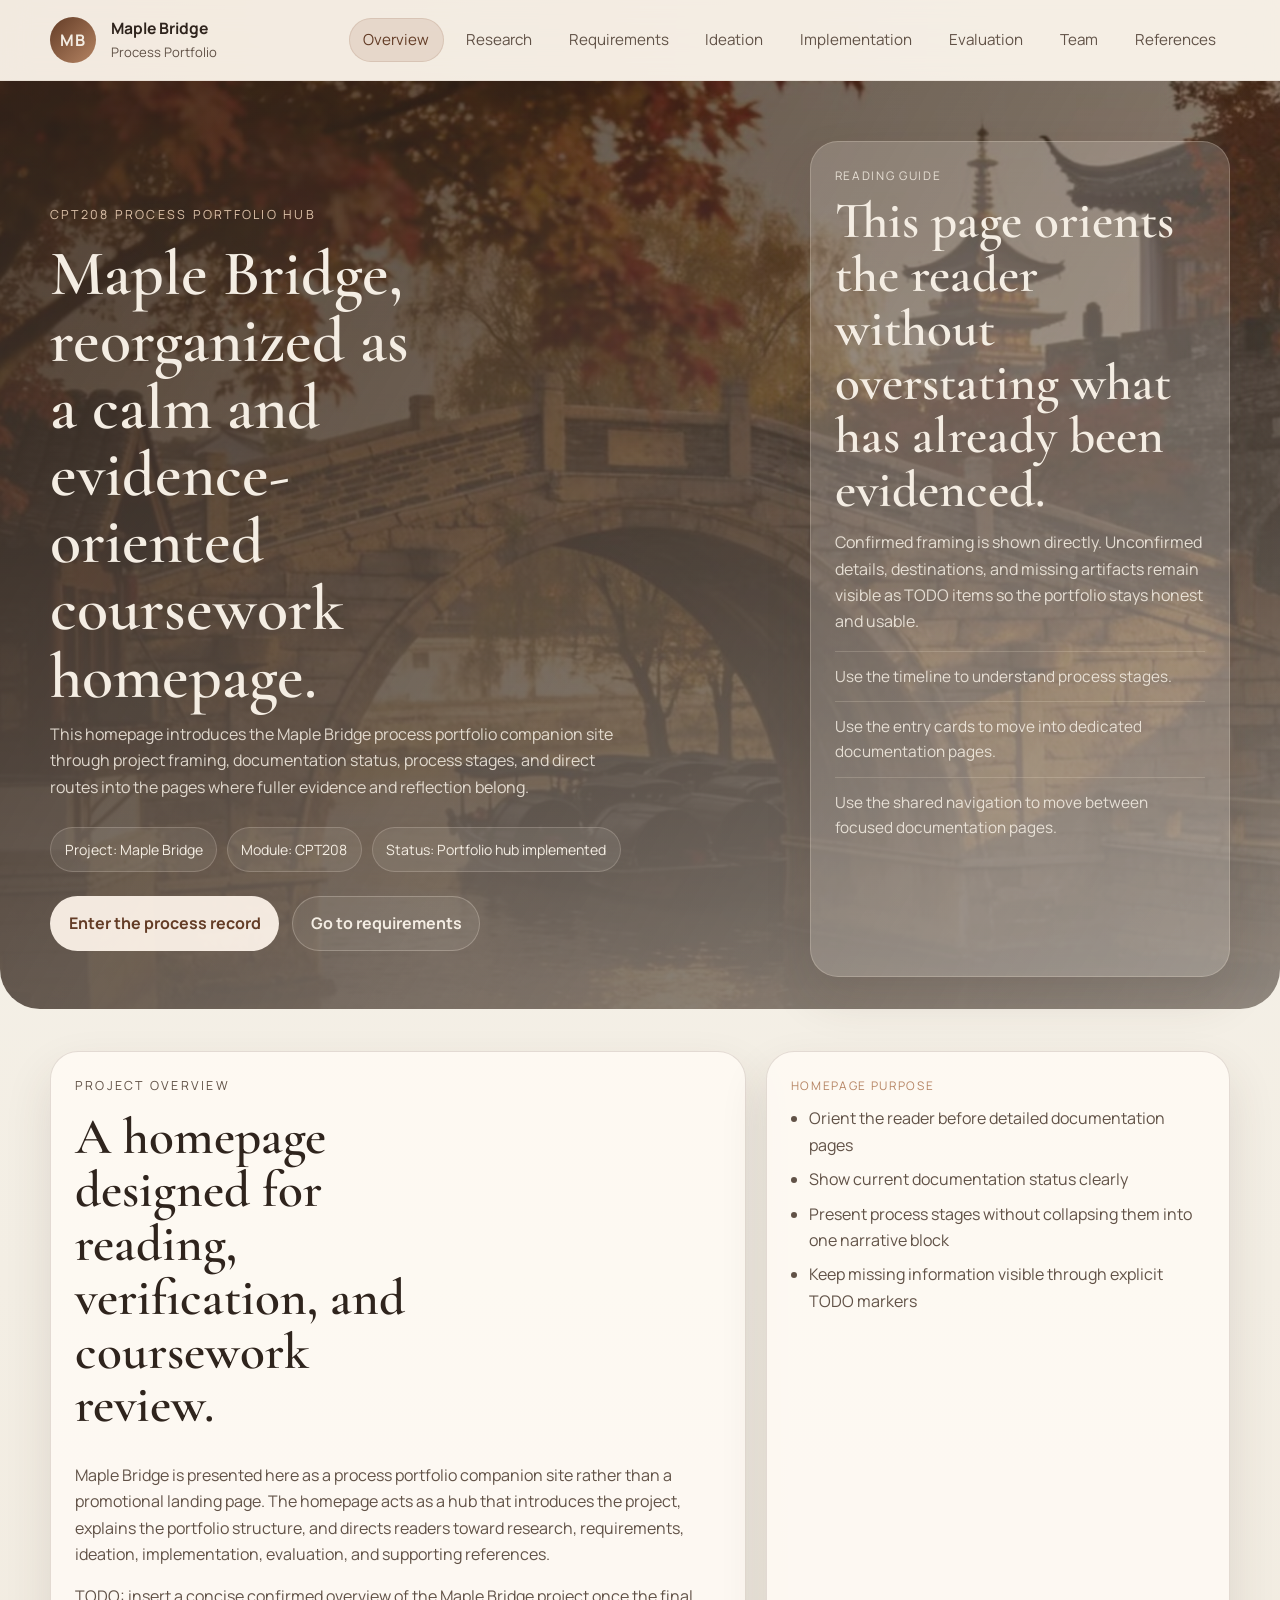
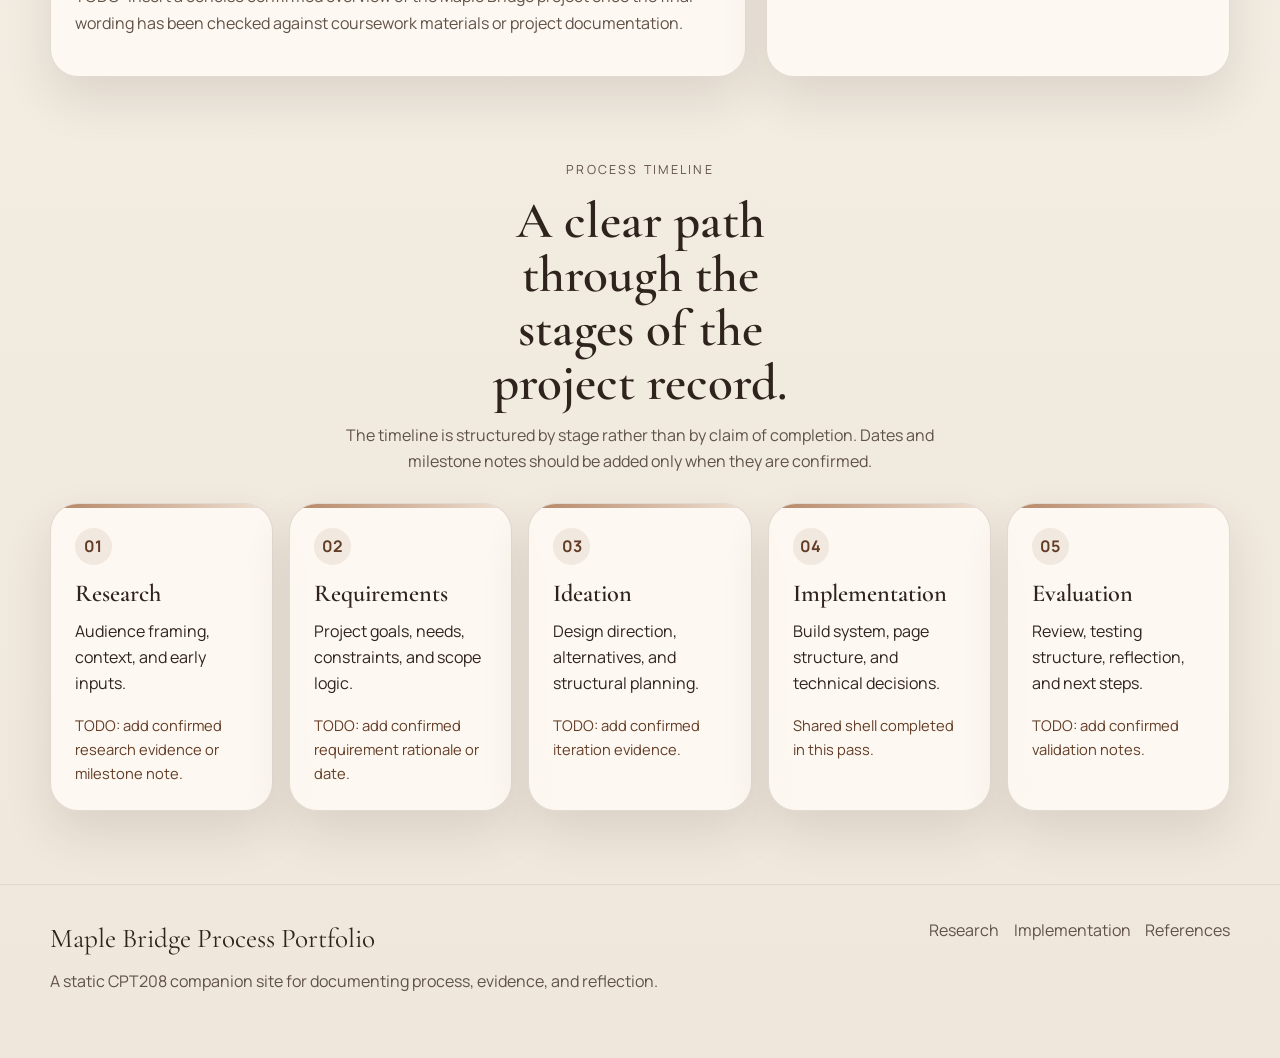
<file: index.html>
<!DOCTYPE html>
<html lang="en">
<head>
  <meta charset="UTF-8">
  <meta name="viewport" content="width=device-width, initial-scale=1.0">
  <title>Maple Bridge Process Portfolio</title>
  <meta
    name="description"
    content="A documentation-focused companion site for the Maple Bridge CPT208 project, structured around research, requirements, ideation, implementation, evaluation, and references."
  >
  <link rel="preconnect" href="https://fonts.googleapis.com">
  <link rel="preconnect" href="https://fonts.gstatic.com" crossorigin>
  <link href="https://fonts.googleapis.com/css2?family=Cormorant+Garamond:wght@500;600;700&family=Manrope:wght@400;500;600;700&display=swap" rel="stylesheet">
  <link rel="stylesheet" href="assets/css/site.css">
</head>
<body data-page="index">
  <div class="site-shell">
    <header class="site-header">
      <div class="container nav-wrap">
        <a class="brand" href="index.html" aria-label="Maple Bridge Process Portfolio home">
          <span class="brand-mark">MB</span>
          <span class="brand-text">
            <strong>Maple Bridge</strong>
            <span>Process Portfolio</span>
          </span>
        </a>
        <button class="nav-toggle" type="button" aria-expanded="false" aria-controls="site-nav">
          Menu
        </button>
        <nav class="site-nav" id="site-nav" aria-label="Primary">
          <a href="index.html" data-page="index">Overview</a>
          <a href="research.html" data-page="research">Research</a>
          <a href="requirements.html" data-page="requirements">Requirements</a>
          <a href="ideation.html" data-page="ideation">Ideation</a>
          <a href="implementation.html" data-page="implementation">Implementation</a>
          <a href="evaluation.html" data-page="evaluation">Evaluation</a>
          <a href="team.html" data-page="team">Team</a>
          <a href="references.html" data-page="references">References</a>
        </nav>
      </div>
    </header>

    <main>
      <section class="page-hero page-hero-home">
        <div class="hero-media" aria-hidden="true"></div>
        <div class="container hero-content">
          <div class="hero-copy">
            <p class="eyebrow">CPT208 Process Portfolio Hub</p>
            <h1>Maple Bridge, reorganized as a calm and evidence-oriented coursework homepage.</h1>
            <p class="hero-lead">
              This homepage introduces the Maple Bridge process portfolio companion site through
              project framing, documentation status, process stages, and direct routes into the
              pages where fuller evidence and reflection belong.
            </p>
            <div class="hero-meta" aria-label="Project metadata">
              <span>Project: Maple Bridge</span>
              <span>Module: CPT208</span>
              <span>Status: Portfolio hub implemented</span>
            </div>
            <div class="hero-actions" aria-label="Hero actions">
              <a class="button-link button-link-primary" href="research.html">Enter the process record</a>
              <a class="button-link button-link-secondary" href="requirements.html">Go to requirements</a>
            </div>
          </div>
          <aside class="hero-panel callout-card">
            <p class="callout-label">Reading Guide</p>
            <h2>This page orients the reader without overstating what has already been evidenced.</h2>
            <p>
              Confirmed framing is shown directly. Unconfirmed details, destinations, and missing
              artifacts remain visible as TODO items so the portfolio stays honest and usable.
            </p>
            <div class="hero-panel-list">
              <span>Use the timeline to understand process stages.</span>
              <span>Use the entry cards to move into dedicated documentation pages.</span>
              <span>Use the shared navigation to move between focused documentation pages.</span>
            </div>
          </aside>
        </div>
      </section>

      <section class="section">
        <div class="container two-column hub-overview">
          <article class="editorial-block">
            <div class="section-heading section-heading-left">
              <p class="eyebrow">Project Overview</p>
              <h2>A homepage designed for reading, verification, and coursework review.</h2>
            </div>
            <p>
              Maple Bridge is presented here as a process portfolio companion site rather than a
              promotional landing page. The homepage acts as a hub that introduces the project,
              explains the portfolio structure, and directs readers toward research, requirements,
              ideation, implementation, evaluation, and supporting references.
            </p>
            <p>
              TODO: insert a concise confirmed overview of the Maple Bridge project once the final
              wording has been checked against coursework materials or project documentation.
            </p>
          </article>
          <aside class="checklist-card">
            <p class="card-kicker">Homepage Purpose</p>
            <ul class="checklist">
              <li>Orient the reader before detailed documentation pages</li>
              <li>Show current documentation status clearly</li>
              <li>Present process stages without collapsing them into one narrative block</li>
              <li>Keep missing information visible through explicit TODO markers</li>
            </ul>
          </aside>
        </div>
      </section>

      <section class="section">
        <div class="container">
          <div class="section-heading">
            <p class="eyebrow">Process Timeline</p>
            <h2>A clear path through the stages of the project record.</h2>
            <p>
              The timeline is structured by stage rather than by claim of completion. Dates and
              milestone notes should be added only when they are confirmed.
            </p>
          </div>
          <div class="timeline-grid">
            <article class="timeline-card">
              <span class="timeline-step">01</span>
              <h3>Research</h3>
              <p>Audience framing, context, and early inputs.</p>
              <p class="timeline-note">TODO: add confirmed research evidence or milestone note.</p>
            </article>
            <article class="timeline-card">
              <span class="timeline-step">02</span>
              <h3>Requirements</h3>
              <p>Project goals, needs, constraints, and scope logic.</p>
              <p class="timeline-note">TODO: add confirmed requirement rationale or date.</p>
            </article>
            <article class="timeline-card">
              <span class="timeline-step">03</span>
              <h3>Ideation</h3>
              <p>Design direction, alternatives, and structural planning.</p>
              <p class="timeline-note">TODO: add confirmed iteration evidence.</p>
            </article>
            <article class="timeline-card">
              <span class="timeline-step">04</span>
              <h3>Implementation</h3>
              <p>Build system, page structure, and technical decisions.</p>
              <p class="timeline-note">Shared shell completed in this pass.</p>
            </article>
            <article class="timeline-card">
              <span class="timeline-step">05</span>
              <h3>Evaluation</h3>
              <p>Review, testing structure, reflection, and next steps.</p>
              <p class="timeline-note">TODO: add confirmed validation notes.</p>
            </article>
          </div>
        </div>
      </section>

    </main>

    <footer class="site-footer">
      <div class="container footer-layout">
        <div>
          <p class="footer-title">Maple Bridge Process Portfolio</p>
          <p class="footer-copy">
            A static CPT208 companion site for documenting process, evidence, and reflection.
          </p>
        </div>
        <div class="footer-links" aria-label="Footer links">
          <a href="research.html">Research</a>
          <a href="implementation.html">Implementation</a>
          <a href="references.html">References</a>
        </div>
      </div>
    </footer>
  </div>

  <script src="assets/js/site.js"></script>
</body>
</html>
</file>
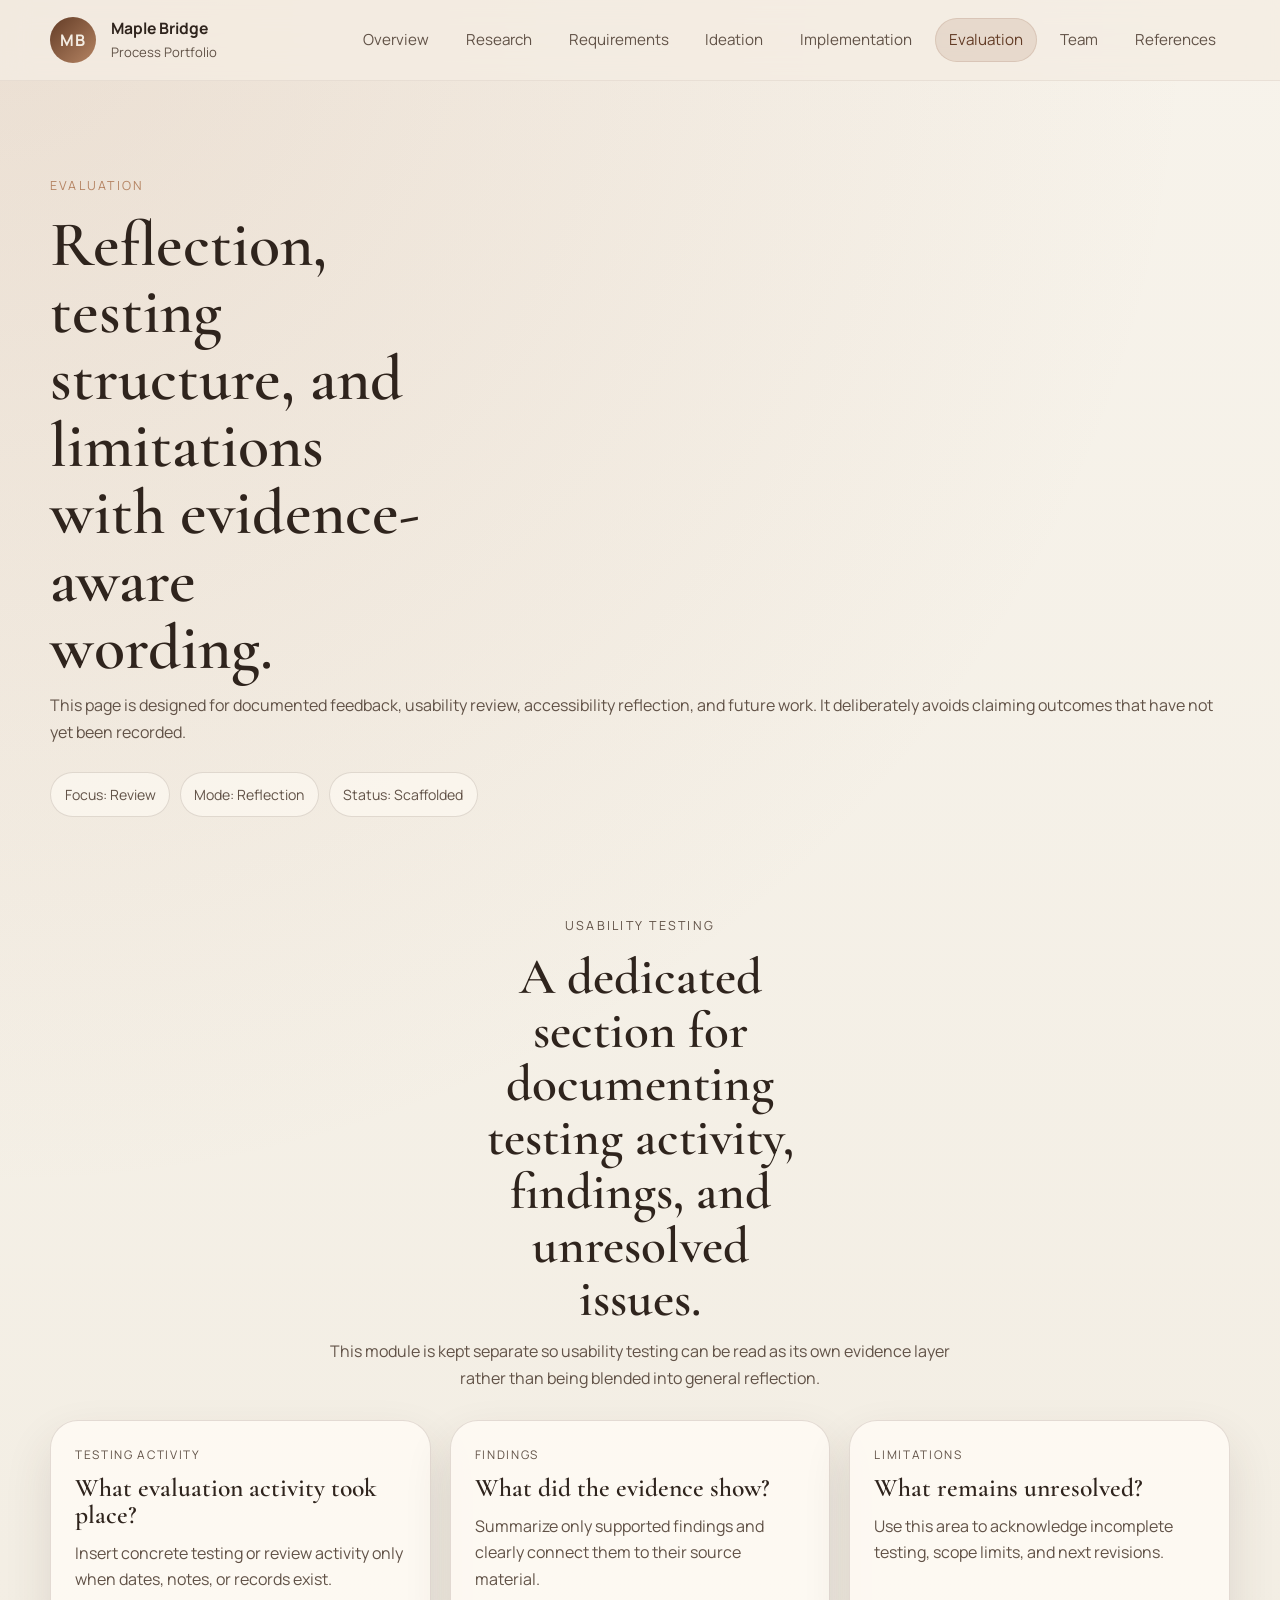
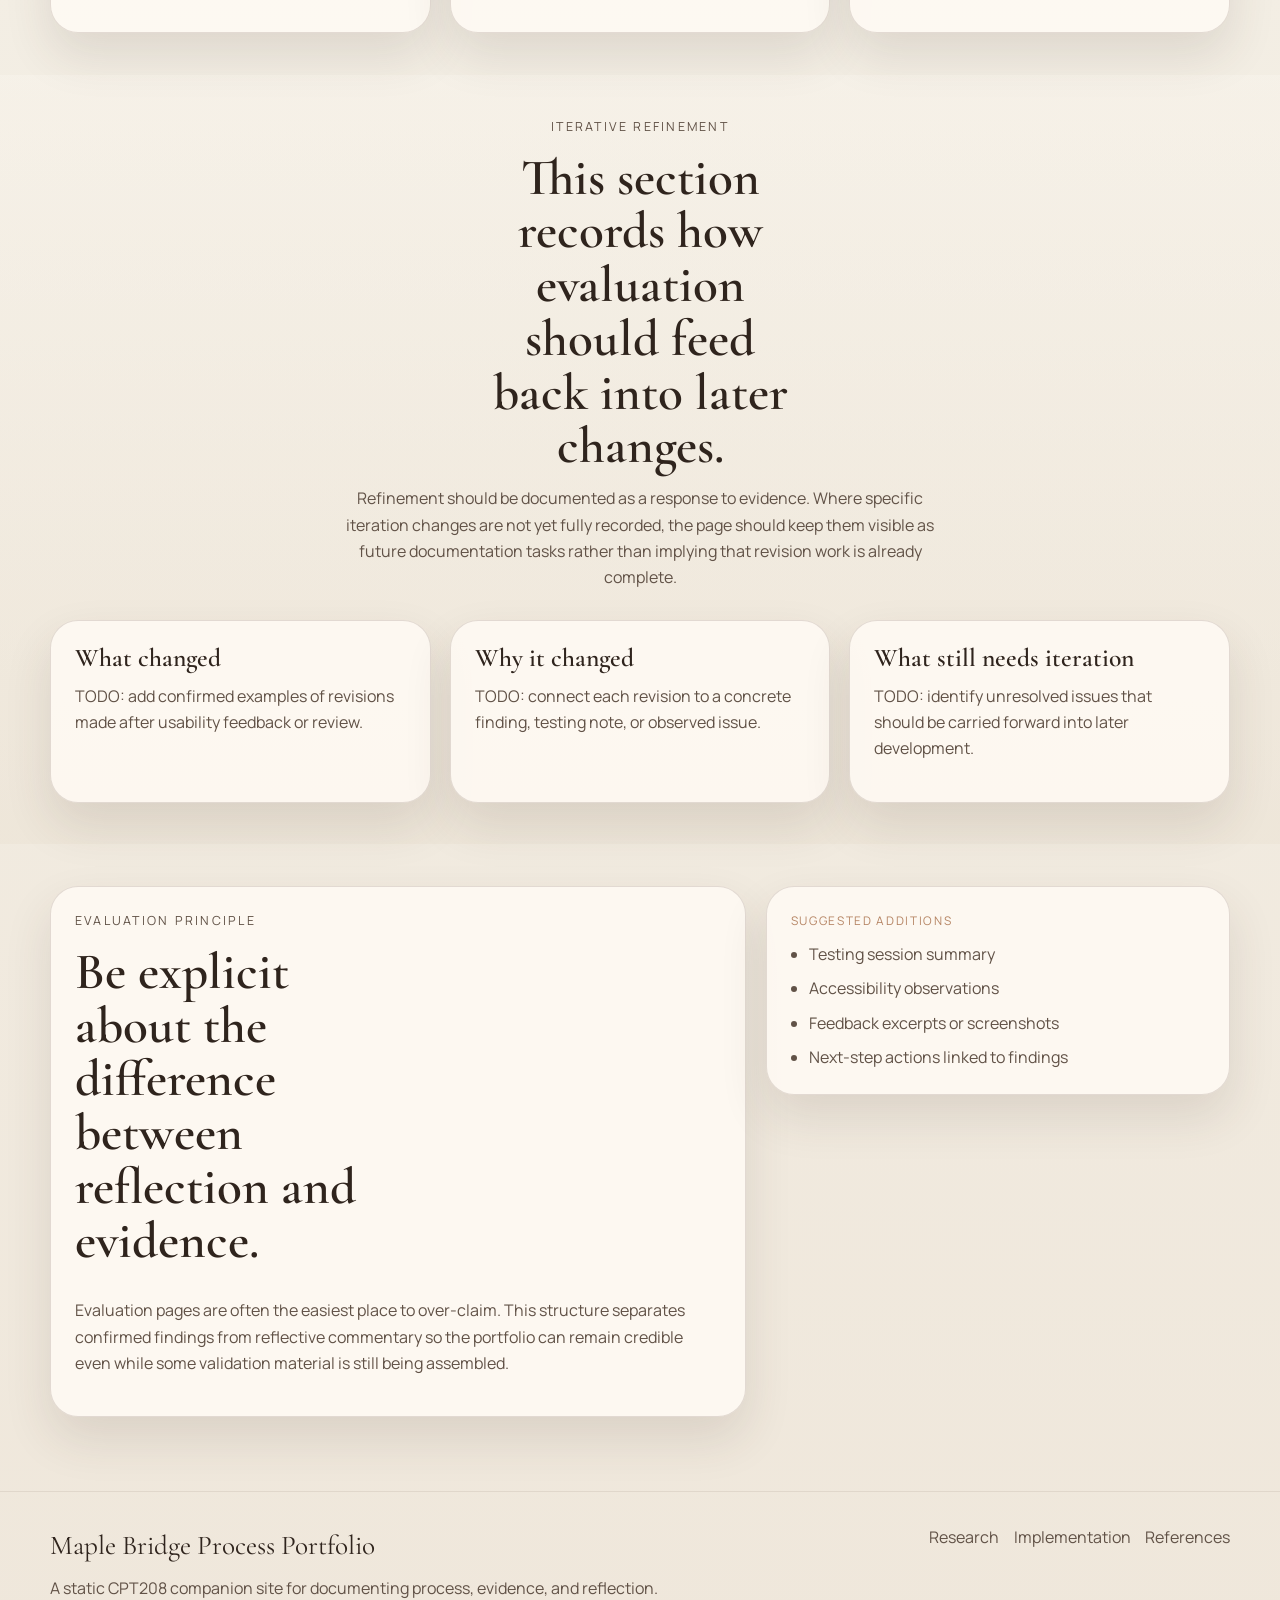
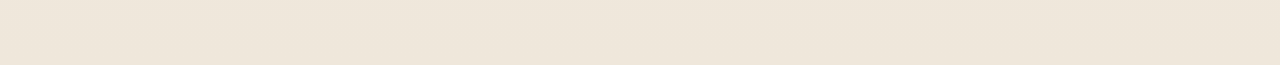
<file: evaluation.html>
<!DOCTYPE html>
<html lang="en">
<head>
  <meta charset="UTF-8">
  <meta name="viewport" content="width=device-width, initial-scale=1.0">
  <title>Evaluation | Maple Bridge Process Portfolio</title>
  <meta
    name="description"
    content="Evaluation, limitations, reflective prompts, and evidence placeholders for the Maple Bridge process portfolio."
  >
  <link rel="preconnect" href="https://fonts.googleapis.com">
  <link rel="preconnect" href="https://fonts.gstatic.com" crossorigin>
  <link href="https://fonts.googleapis.com/css2?family=Cormorant+Garamond:wght@500;600;700&family=Manrope:wght@400;500;600;700&display=swap" rel="stylesheet">
  <link rel="stylesheet" href="assets/css/site.css">
</head>
<body data-page="evaluation">
  <div class="site-shell">
    <header class="site-header">
      <div class="container nav-wrap">
        <a class="brand" href="index.html" aria-label="Maple Bridge Process Portfolio home">
          <span class="brand-mark">MB</span>
          <span class="brand-text">
            <strong>Maple Bridge</strong>
            <span>Process Portfolio</span>
          </span>
        </a>
        <button class="nav-toggle" type="button" aria-expanded="false" aria-controls="site-nav">
          Menu
        </button>
        <nav class="site-nav" id="site-nav" aria-label="Primary">
          <a href="index.html" data-page="index">Overview</a>
          <a href="research.html" data-page="research">Research</a>
          <a href="requirements.html" data-page="requirements">Requirements</a>
          <a href="ideation.html" data-page="ideation">Ideation</a>
          <a href="implementation.html" data-page="implementation">Implementation</a>
          <a href="evaluation.html" data-page="evaluation">Evaluation</a>
          <a href="team.html" data-page="team">Team</a>
          <a href="references.html" data-page="references">References</a>
        </nav>
      </div>
    </header>

    <main>
      <section class="page-hero">
        <div class="container hero-content hero-content-simple">
          <div class="hero-copy">
            <p class="eyebrow">Evaluation</p>
            <h1>Reflection, testing structure, and limitations with evidence-aware wording.</h1>
            <p class="hero-lead">
              This page is designed for documented feedback, usability review, accessibility
              reflection, and future work. It deliberately avoids claiming outcomes that have not
              yet been recorded.
            </p>
            <div class="hero-meta">
              <span>Focus: Review</span>
              <span>Mode: Reflection</span>
              <span>Status: Scaffolded</span>
            </div>
          </div>
        </div>
      </section>

      <section class="section">
        <div class="container">
          <div class="section-heading">
            <p class="eyebrow">Usability Testing</p>
            <h2>A dedicated section for documenting testing activity, findings, and unresolved issues.</h2>
            <p>
              This module is kept separate so usability testing can be read as its own evidence
              layer rather than being blended into general reflection.
            </p>
          </div>
          <div class="card-grid card-grid-three">
            <article class="content-card">
              <p class="card-kicker">Testing Activity</p>
              <h3>What evaluation activity took place?</h3>
              <p>Insert concrete testing or review activity only when dates, notes, or records exist.</p>
            </article>
            <article class="content-card">
              <p class="card-kicker">Findings</p>
              <h3>What did the evidence show?</h3>
              <p>Summarize only supported findings and clearly connect them to their source material.</p>
            </article>
            <article class="content-card">
              <p class="card-kicker">Limitations</p>
              <h3>What remains unresolved?</h3>
              <p>Use this area to acknowledge incomplete testing, scope limits, and next revisions.</p>
            </article>
          </div>
        </div>
      </section>

      <section class="section section-alt">
        <div class="container">
          <div class="section-heading">
            <p class="eyebrow">Iterative Refinement</p>
            <h2>This section records how evaluation should feed back into later changes.</h2>
            <p>
              Refinement should be documented as a response to evidence. Where specific iteration
              changes are not yet fully recorded, the page should keep them visible as future
              documentation tasks rather than implying that revision work is already complete.
            </p>
          </div>
          <div class="card-grid card-grid-three">
            <article class="note-card">
              <h3>What changed</h3>
              <p>TODO: add confirmed examples of revisions made after usability feedback or review.</p>
            </article>
            <article class="note-card">
              <h3>Why it changed</h3>
              <p>TODO: connect each revision to a concrete finding, testing note, or observed issue.</p>
            </article>
            <article class="note-card">
              <h3>What still needs iteration</h3>
              <p>TODO: identify unresolved issues that should be carried forward into later development.</p>
            </article>
          </div>
        </div>
      </section>

      <section class="section">
        <div class="container two-column">
          <article class="editorial-block">
            <div class="section-heading section-heading-left">
              <p class="eyebrow">Evaluation Principle</p>
              <h2>Be explicit about the difference between reflection and evidence.</h2>
            </div>
            <p>
              Evaluation pages are often the easiest place to over-claim. This structure separates
              confirmed findings from reflective commentary so the portfolio can remain credible even
              while some validation material is still being assembled.
            </p>
          </article>
          <aside class="checklist-card">
            <p class="card-kicker">Suggested additions</p>
            <ul class="checklist">
              <li>Testing session summary</li>
              <li>Accessibility observations</li>
              <li>Feedback excerpts or screenshots</li>
              <li>Next-step actions linked to findings</li>
            </ul>
          </aside>
        </div>
      </section>
    </main>

    <footer class="site-footer">
      <div class="container footer-layout">
        <div>
          <p class="footer-title">Maple Bridge Process Portfolio</p>
          <p class="footer-copy">
            A static CPT208 companion site for documenting process, evidence, and reflection.
          </p>
        </div>
        <div class="footer-links" aria-label="Footer links">
          <a href="research.html">Research</a>
          <a href="implementation.html">Implementation</a>
          <a href="references.html">References</a>
        </div>
      </div>
    </footer>
  </div>

  <script src="assets/js/site.js"></script>
</body>
</html>
</file>
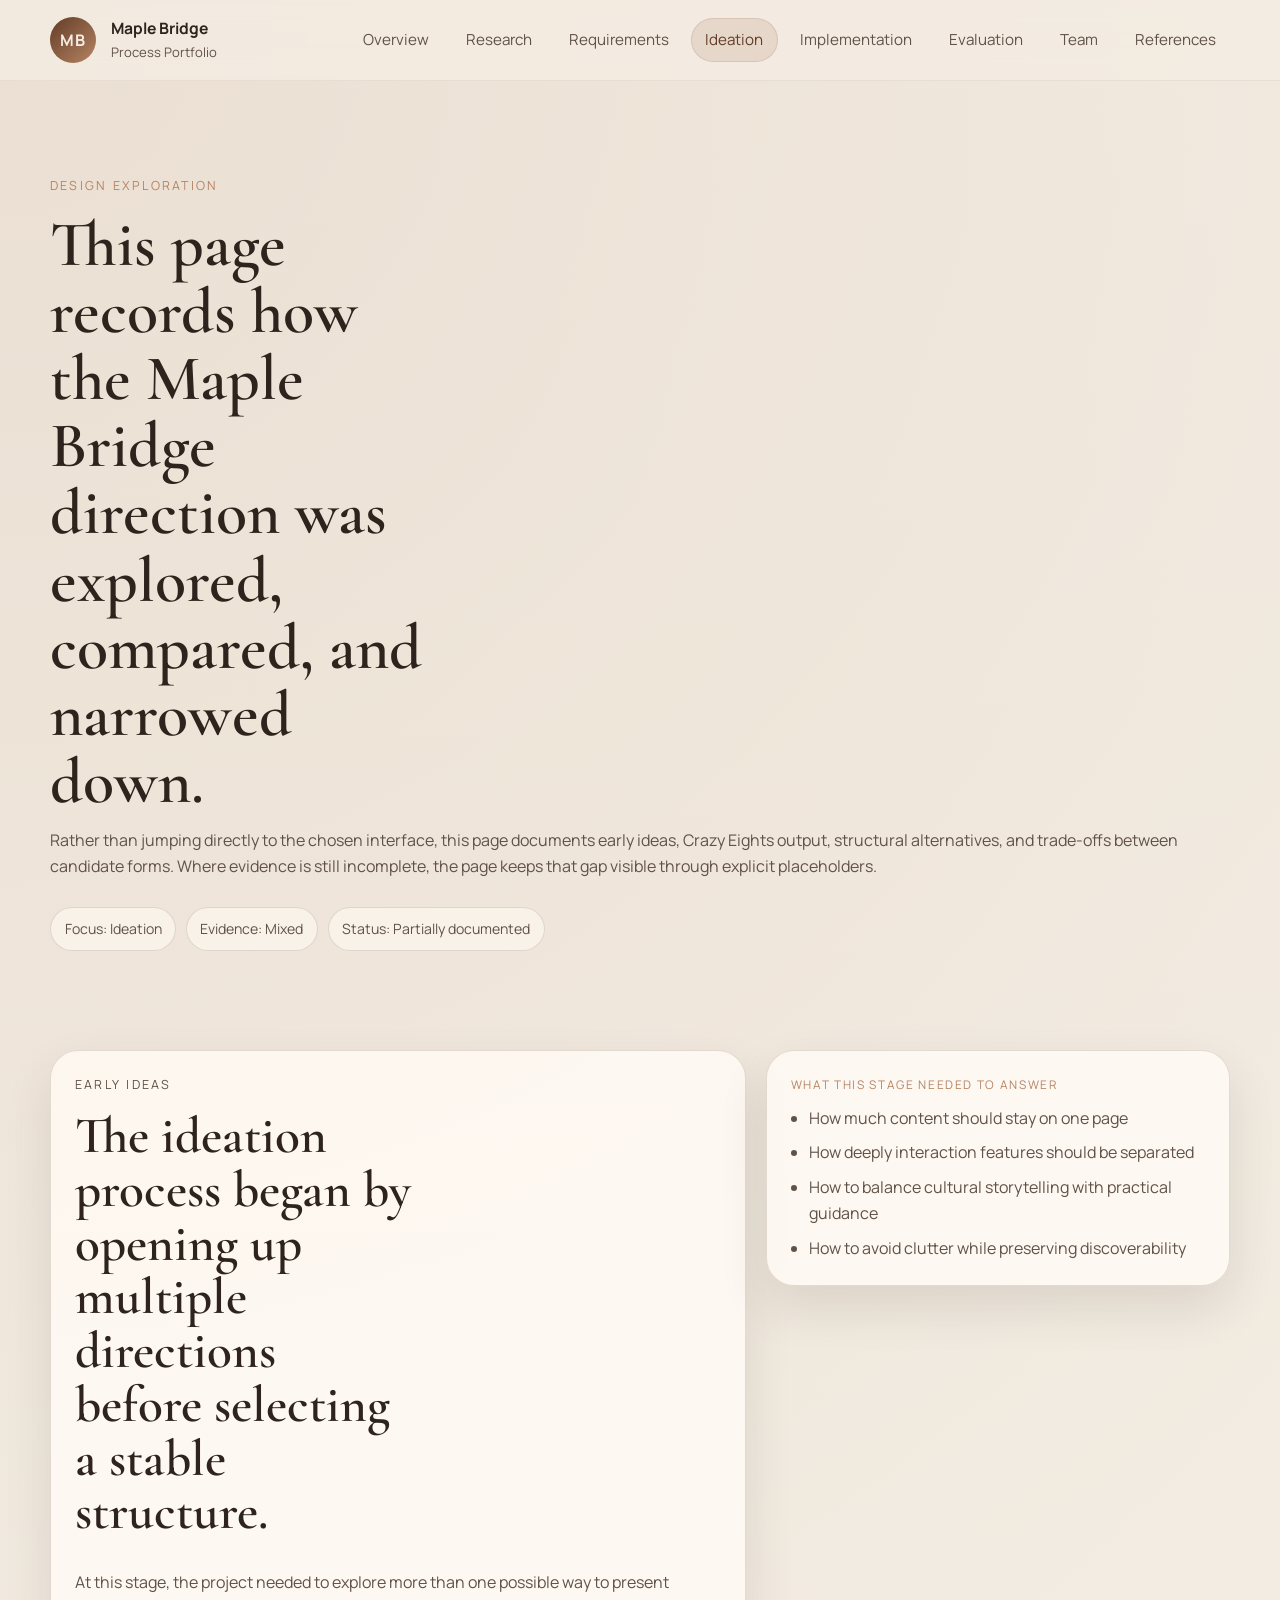
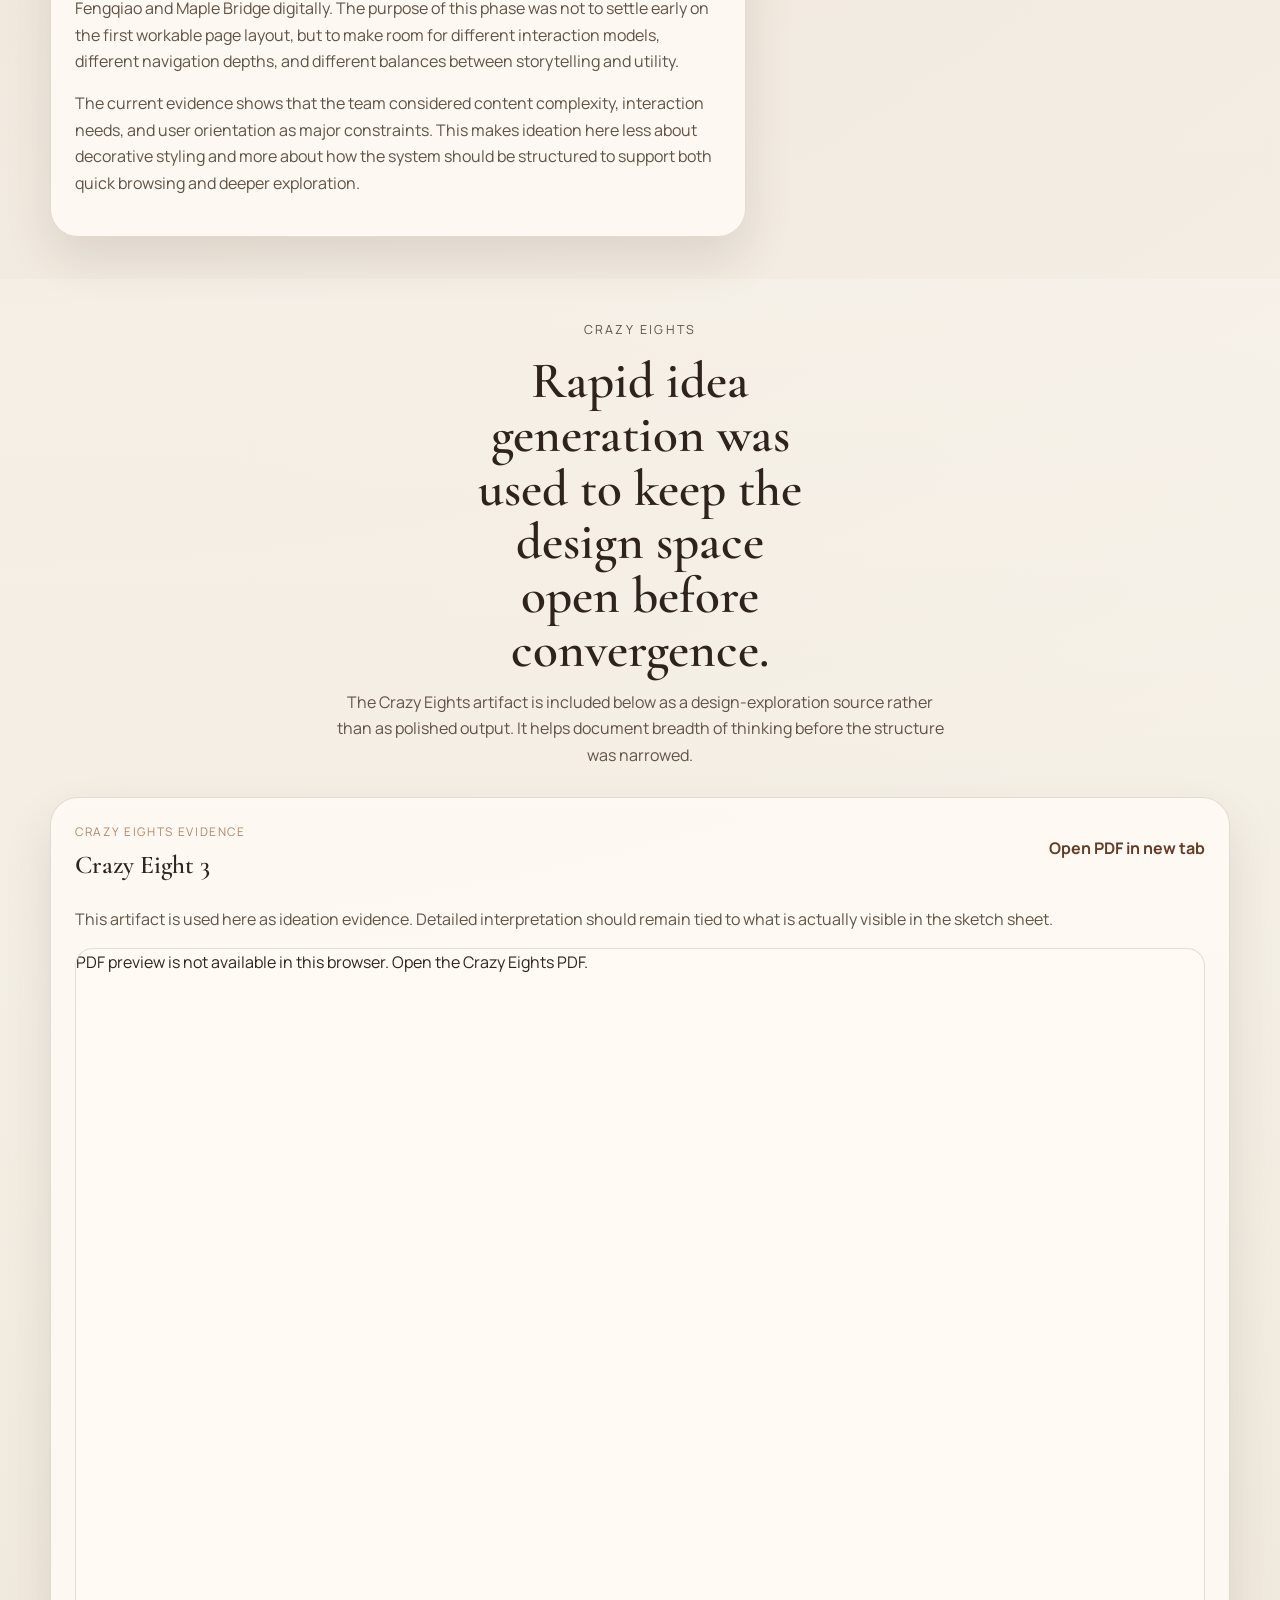
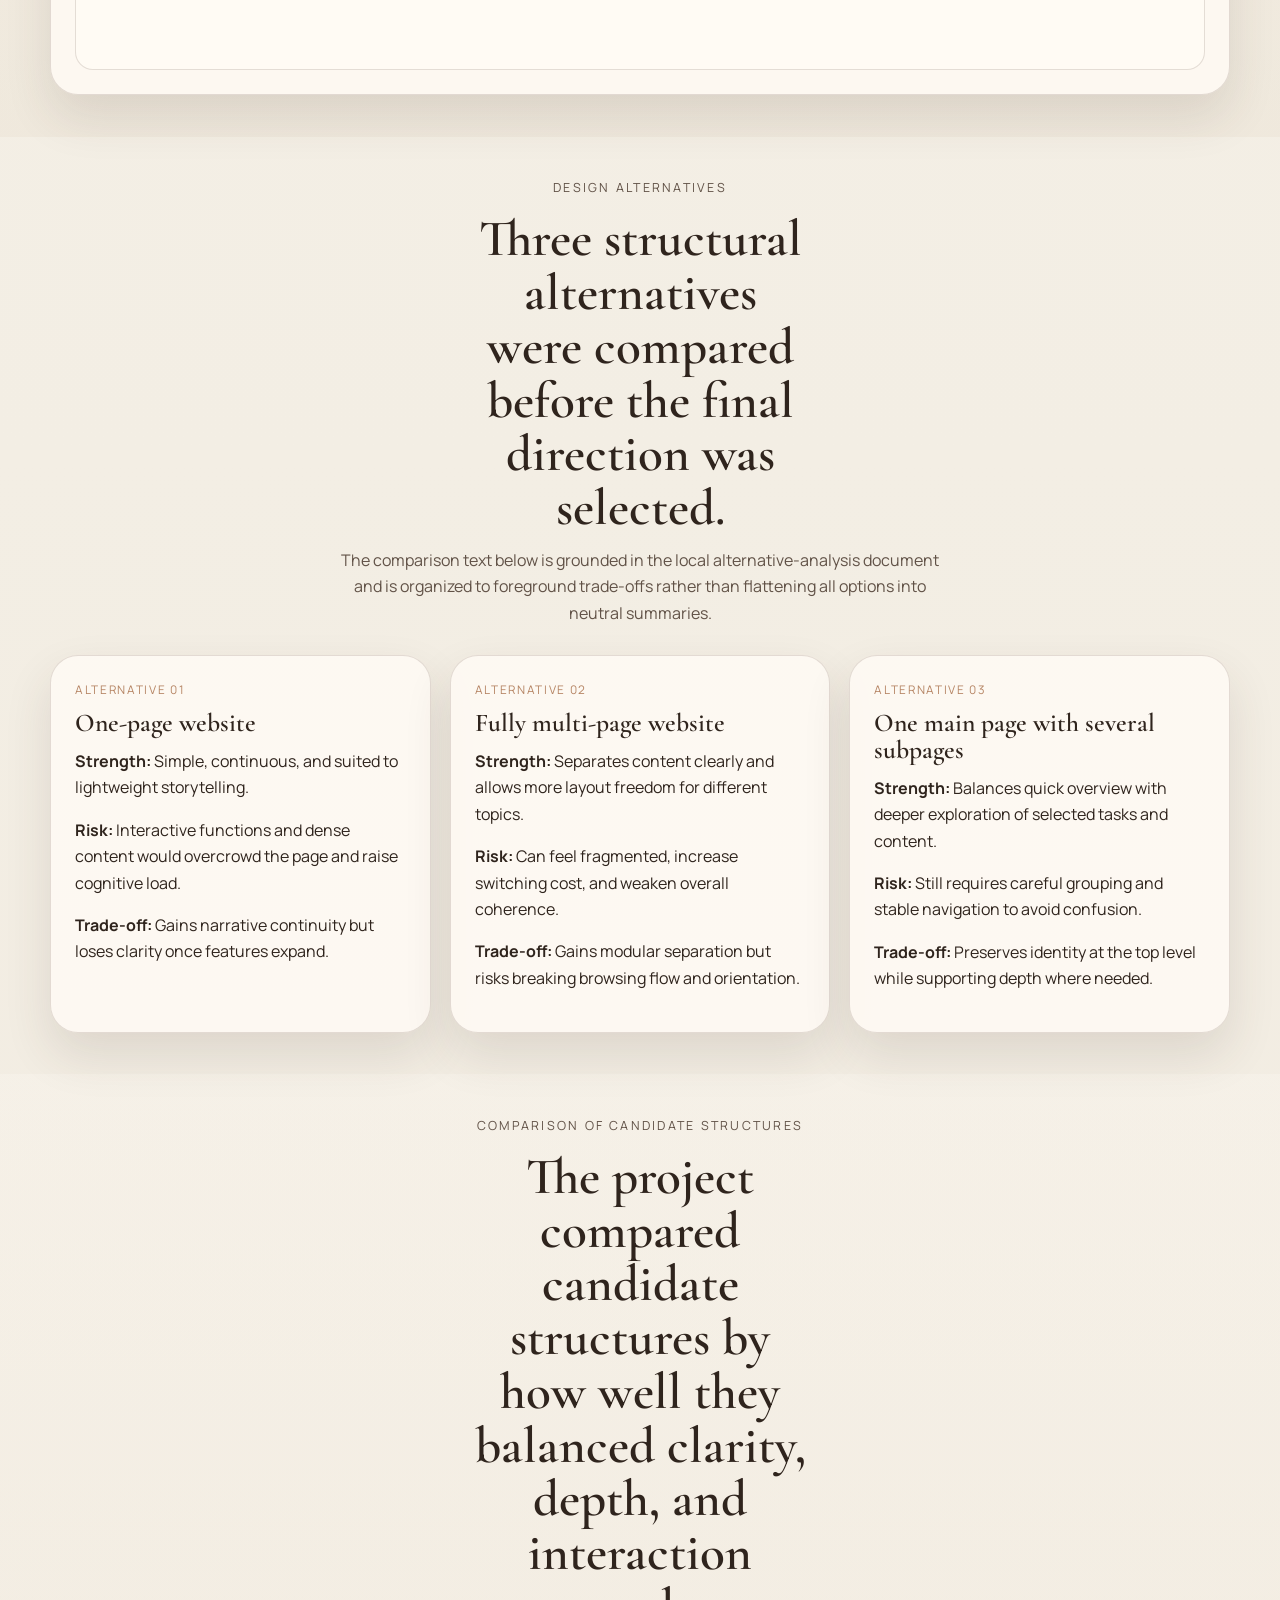
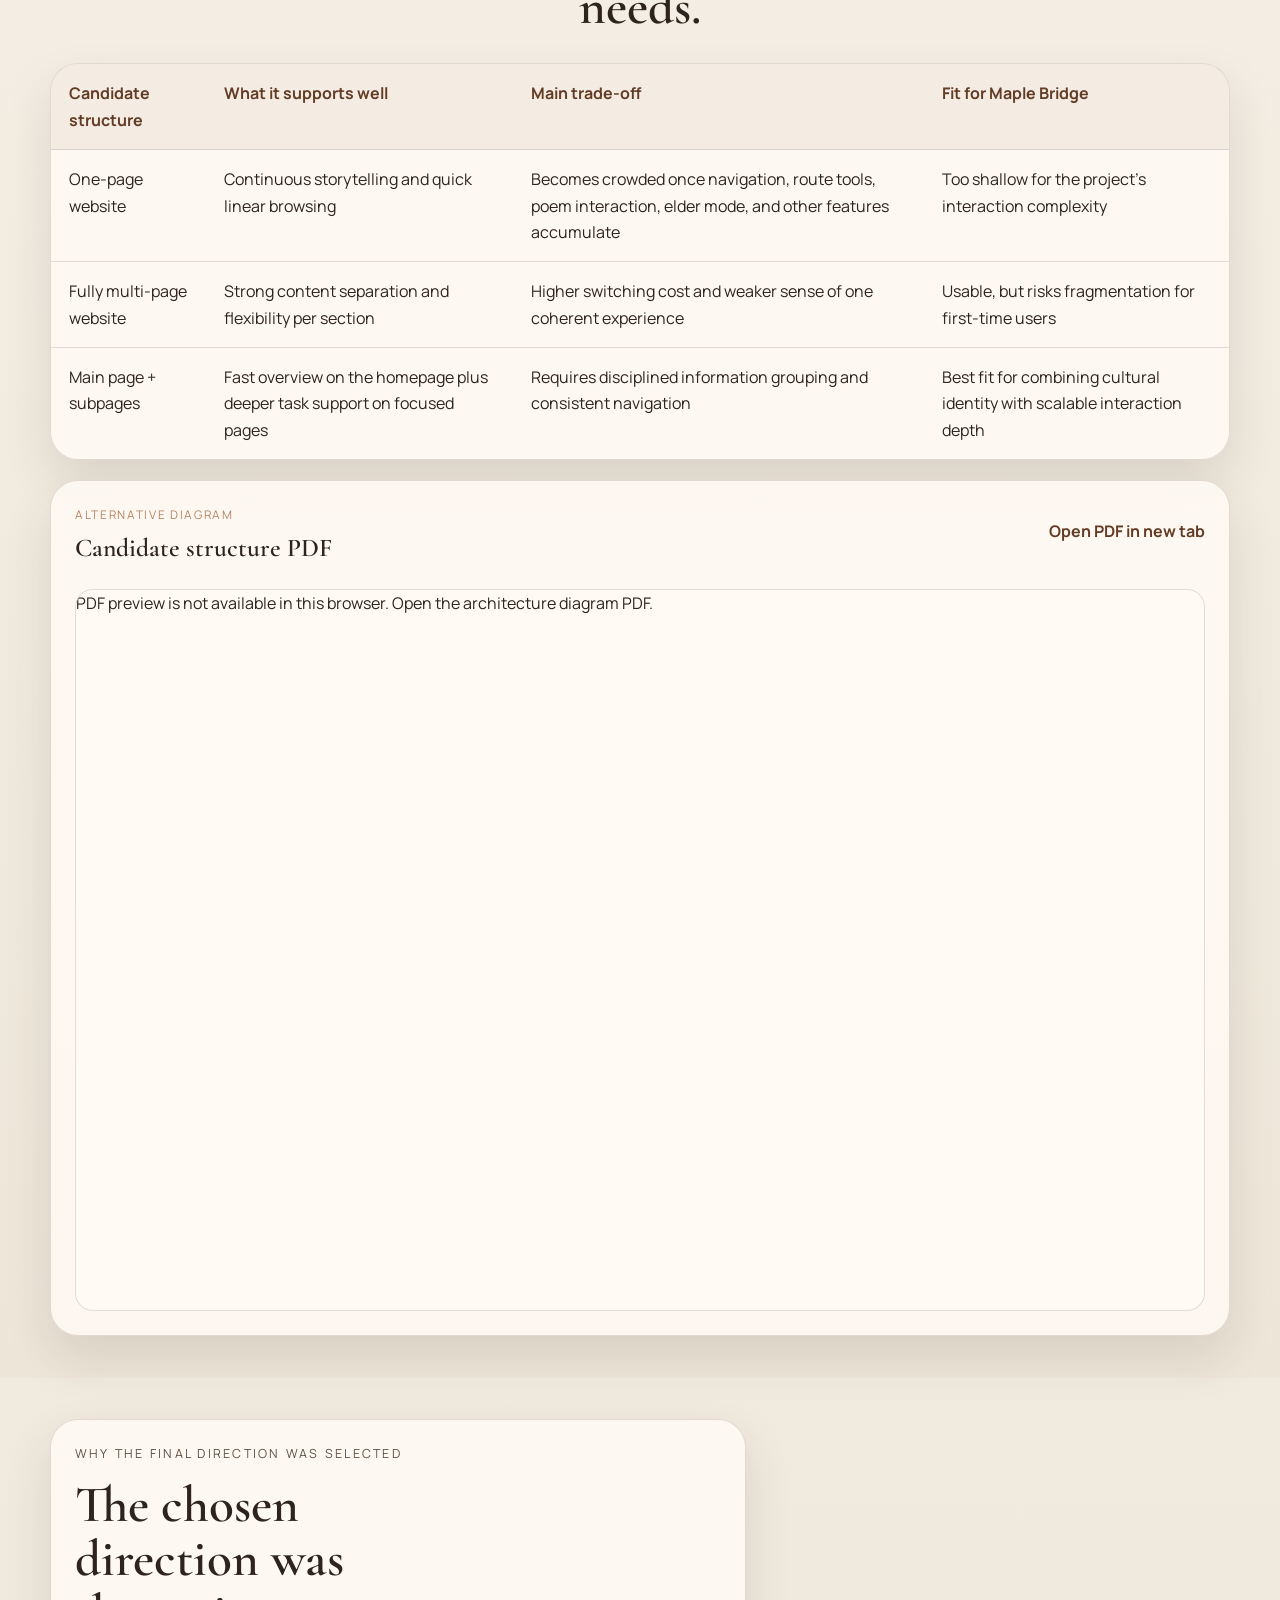
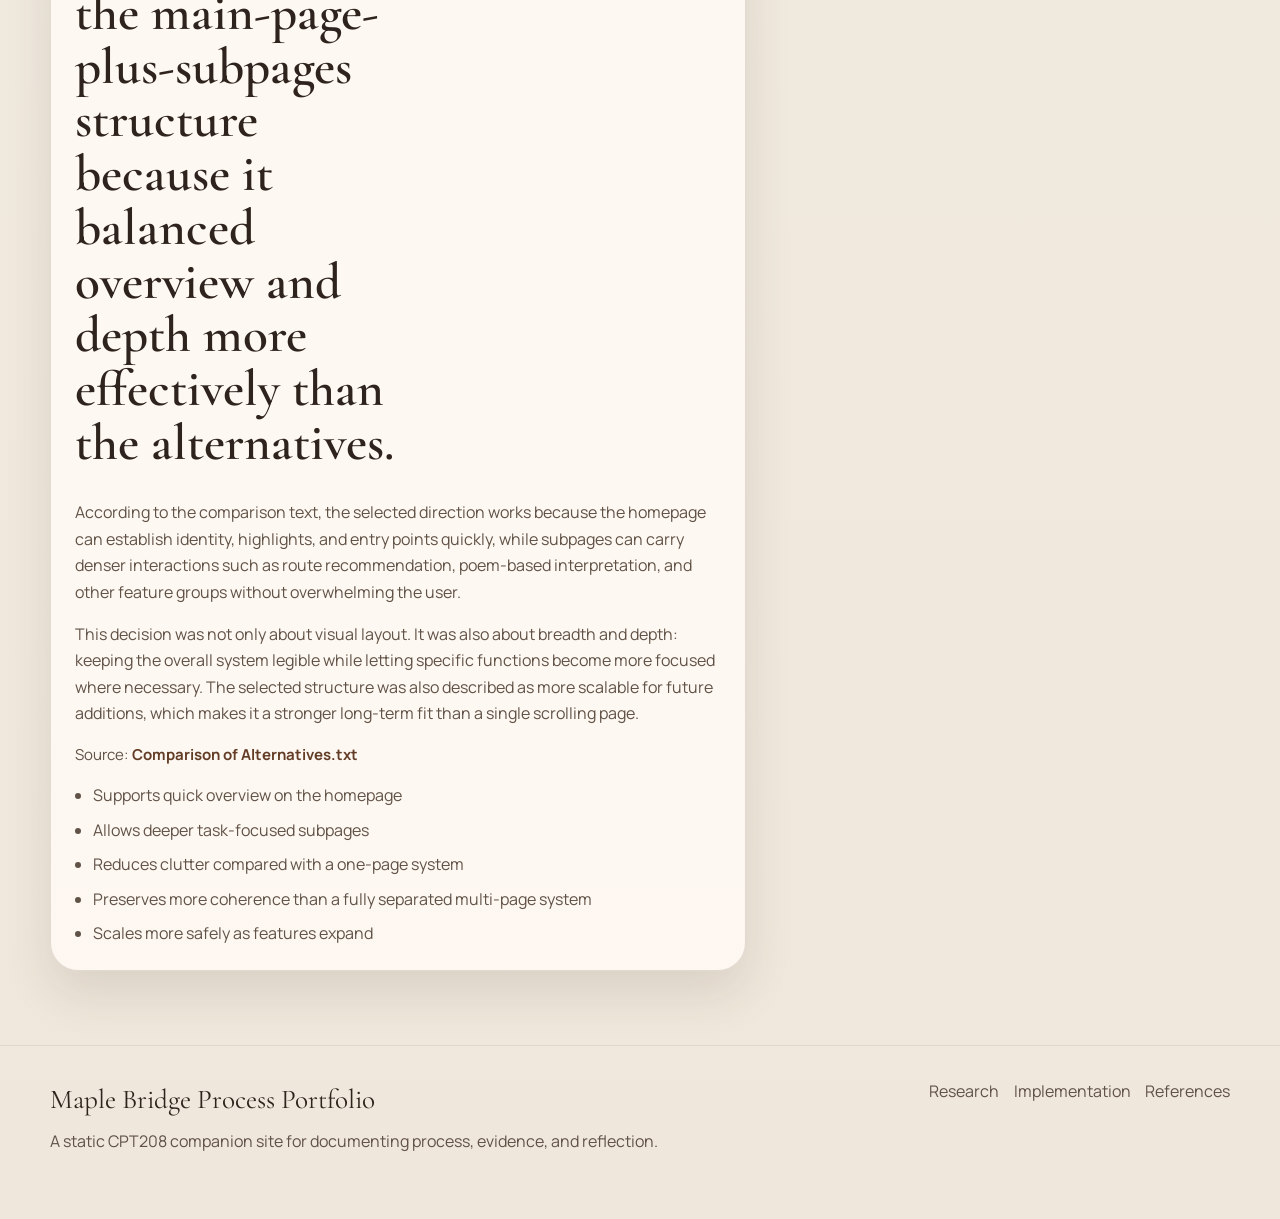
<file: ideation.html>
<!DOCTYPE html>
<html lang="en">
<head>
  <meta charset="UTF-8">
  <meta name="viewport" content="width=device-width, initial-scale=1.0">
  <title>Ideation | Maple Bridge Process Portfolio</title>
  <meta
    name="description"
    content="Design exploration, alternative comparison, and crazy eights for the Maple Bridge process portfolio."
  >
  <link rel="preconnect" href="https://fonts.googleapis.com">
  <link rel="preconnect" href="https://fonts.gstatic.com" crossorigin>
  <link href="https://fonts.googleapis.com/css2?family=Cormorant+Garamond:wght@500;600;700&family=Manrope:wght@400;500;600;700&display=swap" rel="stylesheet">
  <link rel="stylesheet" href="assets/css/site.css">
</head>
<body data-page="ideation">
  <div class="site-shell">
    <header class="site-header">
      <div class="container nav-wrap">
        <a class="brand" href="index.html" aria-label="Maple Bridge Process Portfolio home">
          <span class="brand-mark">MB</span>
          <span class="brand-text">
            <strong>Maple Bridge</strong>
            <span>Process Portfolio</span>
          </span>
        </a>
        <button class="nav-toggle" type="button" aria-expanded="false" aria-controls="site-nav">
          Menu
        </button>
        <nav class="site-nav" id="site-nav" aria-label="Primary">
          <a href="index.html" data-page="index">Overview</a>
          <a href="research.html" data-page="research">Research</a>
          <a href="requirements.html" data-page="requirements">Requirements</a>
          <a href="ideation.html" data-page="ideation">Ideation</a>
          <a href="implementation.html" data-page="implementation">Implementation</a>
          <a href="evaluation.html" data-page="evaluation">Evaluation</a>
          <a href="team.html" data-page="team">Team</a>
          <a href="references.html" data-page="references">References</a>
        </nav>
      </div>
    </header>

    <main>
      <section class="page-hero">
        <div class="container hero-content hero-content-simple">
          <div class="hero-copy">
            <p class="eyebrow">Design Exploration</p>
            <h1>This page records how the Maple Bridge direction was explored, compared, and narrowed down.</h1>
            <p class="hero-lead">
              Rather than jumping directly to the chosen interface, this page documents early ideas,
              Crazy Eights output, structural alternatives, and trade-offs between candidate forms.
              Where evidence is still incomplete, the page keeps that gap visible through explicit
              placeholders.
            </p>
            <div class="hero-meta">
              <span>Focus: Ideation</span>
              <span>Evidence: Mixed</span>
              <span>Status: Partially documented</span>
            </div>
          </div>
        </div>
      </section>

      <section class="section">
        <div class="container two-column">
          <article class="editorial-block">
            <div class="section-heading section-heading-left">
              <p class="eyebrow">Early Ideas</p>
              <h2>The ideation process began by opening up multiple directions before selecting a stable structure.</h2>
            </div>
            <p>
              At this stage, the project needed to explore more than one possible way to present
              Fengqiao and Maple Bridge digitally. The purpose of this phase was not to settle early
              on the first workable page layout, but to make room for different interaction models,
              different navigation depths, and different balances between storytelling and utility.
            </p>
            <p>
              The current evidence shows that the team considered content complexity, interaction
              needs, and user orientation as major constraints. This makes ideation here less about
              decorative styling and more about how the system should be structured to support both
              quick browsing and deeper exploration.
            </p>
          </article>
          <aside class="checklist-card">
            <p class="card-kicker">What this stage needed to answer</p>
            <ul class="checklist">
              <li>How much content should stay on one page</li>
              <li>How deeply interaction features should be separated</li>
              <li>How to balance cultural storytelling with practical guidance</li>
              <li>How to avoid clutter while preserving discoverability</li>
            </ul>
          </aside>
        </div>
      </section>

      <section class="section section-alt">
        <div class="container">
          <div class="section-heading">
            <p class="eyebrow">Crazy Eights</p>
            <h2>Rapid idea generation was used to keep the design space open before convergence.</h2>
            <p>
              The Crazy Eights artifact is included below as a design-exploration source rather than
              as polished output. It helps document breadth of thinking before the structure was narrowed.
            </p>
          </div>

          <article class="document-panel">
            <div class="document-panel-head">
              <div>
                <p class="card-kicker">Crazy Eights Evidence</p>
                <h3>Crazy Eight 3</h3>
              </div>
              <a class="text-link" href="assets/pdf/crazy%20eight%203.pdf">Open PDF in new tab</a>
            </div>
            <p class="document-note">
              This artifact is used here as ideation evidence. Detailed interpretation should remain
              tied to what is actually visible in the sketch sheet.
            </p>
            <div class="document-frame">
              <object data="assets/pdf/crazy eight 3.pdf" type="application/pdf">
                <p>
                  PDF preview is not available in this browser.
                  <a href="assets/pdf/crazy%20eight%203.pdf">Open the Crazy Eights PDF</a>.
                </p>
              </object>
            </div>
          </article>
        </div>
      </section>

      <section class="section">
        <div class="container">
          <div class="section-heading">
            <p class="eyebrow">Design Alternatives</p>
            <h2>Three structural alternatives were compared before the final direction was selected.</h2>
            <p>
              The comparison text below is grounded in the local alternative-analysis document and
              is organized to foreground trade-offs rather than flattening all options into neutral summaries.
            </p>
          </div>

          <div class="card-grid card-grid-three">
            <article class="alternative-card">
              <p class="card-kicker">Alternative 01</p>
              <h3>One-page website</h3>
              <p><strong>Strength:</strong> Simple, continuous, and suited to lightweight storytelling.</p>
              <p><strong>Risk:</strong> Interactive functions and dense content would overcrowd the page and raise cognitive load.</p>
              <p><strong>Trade-off:</strong> Gains narrative continuity but loses clarity once features expand.</p>
            </article>
            <article class="alternative-card">
              <p class="card-kicker">Alternative 02</p>
              <h3>Fully multi-page website</h3>
              <p><strong>Strength:</strong> Separates content clearly and allows more layout freedom for different topics.</p>
              <p><strong>Risk:</strong> Can feel fragmented, increase switching cost, and weaken overall coherence.</p>
              <p><strong>Trade-off:</strong> Gains modular separation but risks breaking browsing flow and orientation.</p>
            </article>
            <article class="alternative-card">
              <p class="card-kicker">Alternative 03</p>
              <h3>One main page with several subpages</h3>
              <p><strong>Strength:</strong> Balances quick overview with deeper exploration of selected tasks and content.</p>
              <p><strong>Risk:</strong> Still requires careful grouping and stable navigation to avoid confusion.</p>
              <p><strong>Trade-off:</strong> Preserves identity at the top level while supporting depth where needed.</p>
            </article>
          </div>
        </div>
      </section>

      <section class="section section-alt">
        <div class="container">
          <div class="section-heading">
            <p class="eyebrow">Comparison Of Candidate Structures</p>
            <h2>The project compared candidate structures by how well they balanced clarity, depth, and interaction needs.</h2>
          </div>

          <div class="comparison-table-wrap">
            <table class="comparison-table">
              <thead>
                <tr>
                  <th>Candidate structure</th>
                  <th>What it supports well</th>
                  <th>Main trade-off</th>
                  <th>Fit for Maple Bridge</th>
                </tr>
              </thead>
              <tbody>
                <tr>
                  <td>One-page website</td>
                  <td>Continuous storytelling and quick linear browsing</td>
                  <td>Becomes crowded once navigation, route tools, poem interaction, elder mode, and other features accumulate</td>
                  <td>Too shallow for the project’s interaction complexity</td>
                </tr>
                <tr>
                  <td>Fully multi-page website</td>
                  <td>Strong content separation and flexibility per section</td>
                  <td>Higher switching cost and weaker sense of one coherent experience</td>
                  <td>Usable, but risks fragmentation for first-time users</td>
                </tr>
                <tr>
                  <td>Main page + subpages</td>
                  <td>Fast overview on the homepage plus deeper task support on focused pages</td>
                  <td>Requires disciplined information grouping and consistent navigation</td>
                  <td>Best fit for combining cultural identity with scalable interaction depth</td>
                </tr>
              </tbody>
            </table>
          </div>

          <article class="document-panel architecture-panel">
            <div class="document-panel-head">
              <div>
                <p class="card-kicker">Alternative Diagram</p>
                <h3>Candidate structure PDF</h3>
              </div>
              <a class="text-link" href="assets/pdf/3_simple_architecture_diagram.pdf">Open PDF in new tab</a>
            </div>
            <div class="document-frame">
              <object data="assets/pdf/3_simple_architecture_diagram.pdf" type="application/pdf">
                <p>
                  PDF preview is not available in this browser.
                  <a href="assets/pdf/3_simple_architecture_diagram.pdf">Open the architecture diagram PDF</a>.
                </p>
              </object>
            </div>
          </article>
        </div>
      </section>

      <section class="section">
        <div class="container two-column">
          <article class="editorial-block">
            <div class="section-heading section-heading-left">
              <p class="eyebrow">Why The Final Direction Was Selected</p>
              <h2>The chosen direction was the main-page-plus-subpages structure because it balanced overview and depth more effectively than the alternatives.</h2>
            </div>
            <p>
              According to the comparison text, the selected direction works because the homepage can
              establish identity, highlights, and entry points quickly, while subpages can carry
              denser interactions such as route recommendation, poem-based interpretation, and other
              feature groups without overwhelming the user.
            </p>
            <p>
              This decision was not only about visual layout. It was also about breadth and depth:
              keeping the overall system legible while letting specific functions become more focused
              where necessary. The selected structure was also described as more scalable for future
              additions, which makes it a stronger long-term fit than a single scrolling page.
            </p>
            <p class="source-note">
              Source: <a href="docs/Comparison%20of%20Alternatives.txt">Comparison of Alternatives.txt</a>
            </p>
            <ul class="checklist">
              <li>Supports quick overview on the homepage</li>
              <li>Allows deeper task-focused subpages</li>
              <li>Reduces clutter compared with a one-page system</li>
              <li>Preserves more coherence than a fully separated multi-page system</li>
              <li>Scales more safely as features expand</li>
            </ul>
          </article>
        </div>
      </section>

    </main>

    <footer class="site-footer">
      <div class="container footer-layout">
        <div>
          <p class="footer-title">Maple Bridge Process Portfolio</p>
          <p class="footer-copy">
            A static CPT208 companion site for documenting process, evidence, and reflection.
          </p>
        </div>
        <div class="footer-links" aria-label="Footer links">
          <a href="research.html">Research</a>
          <a href="implementation.html">Implementation</a>
          <a href="references.html">References</a>
        </div>
      </div>
    </footer>
  </div>

  <script src="assets/js/site.js"></script>
</body>
</html>
</file>
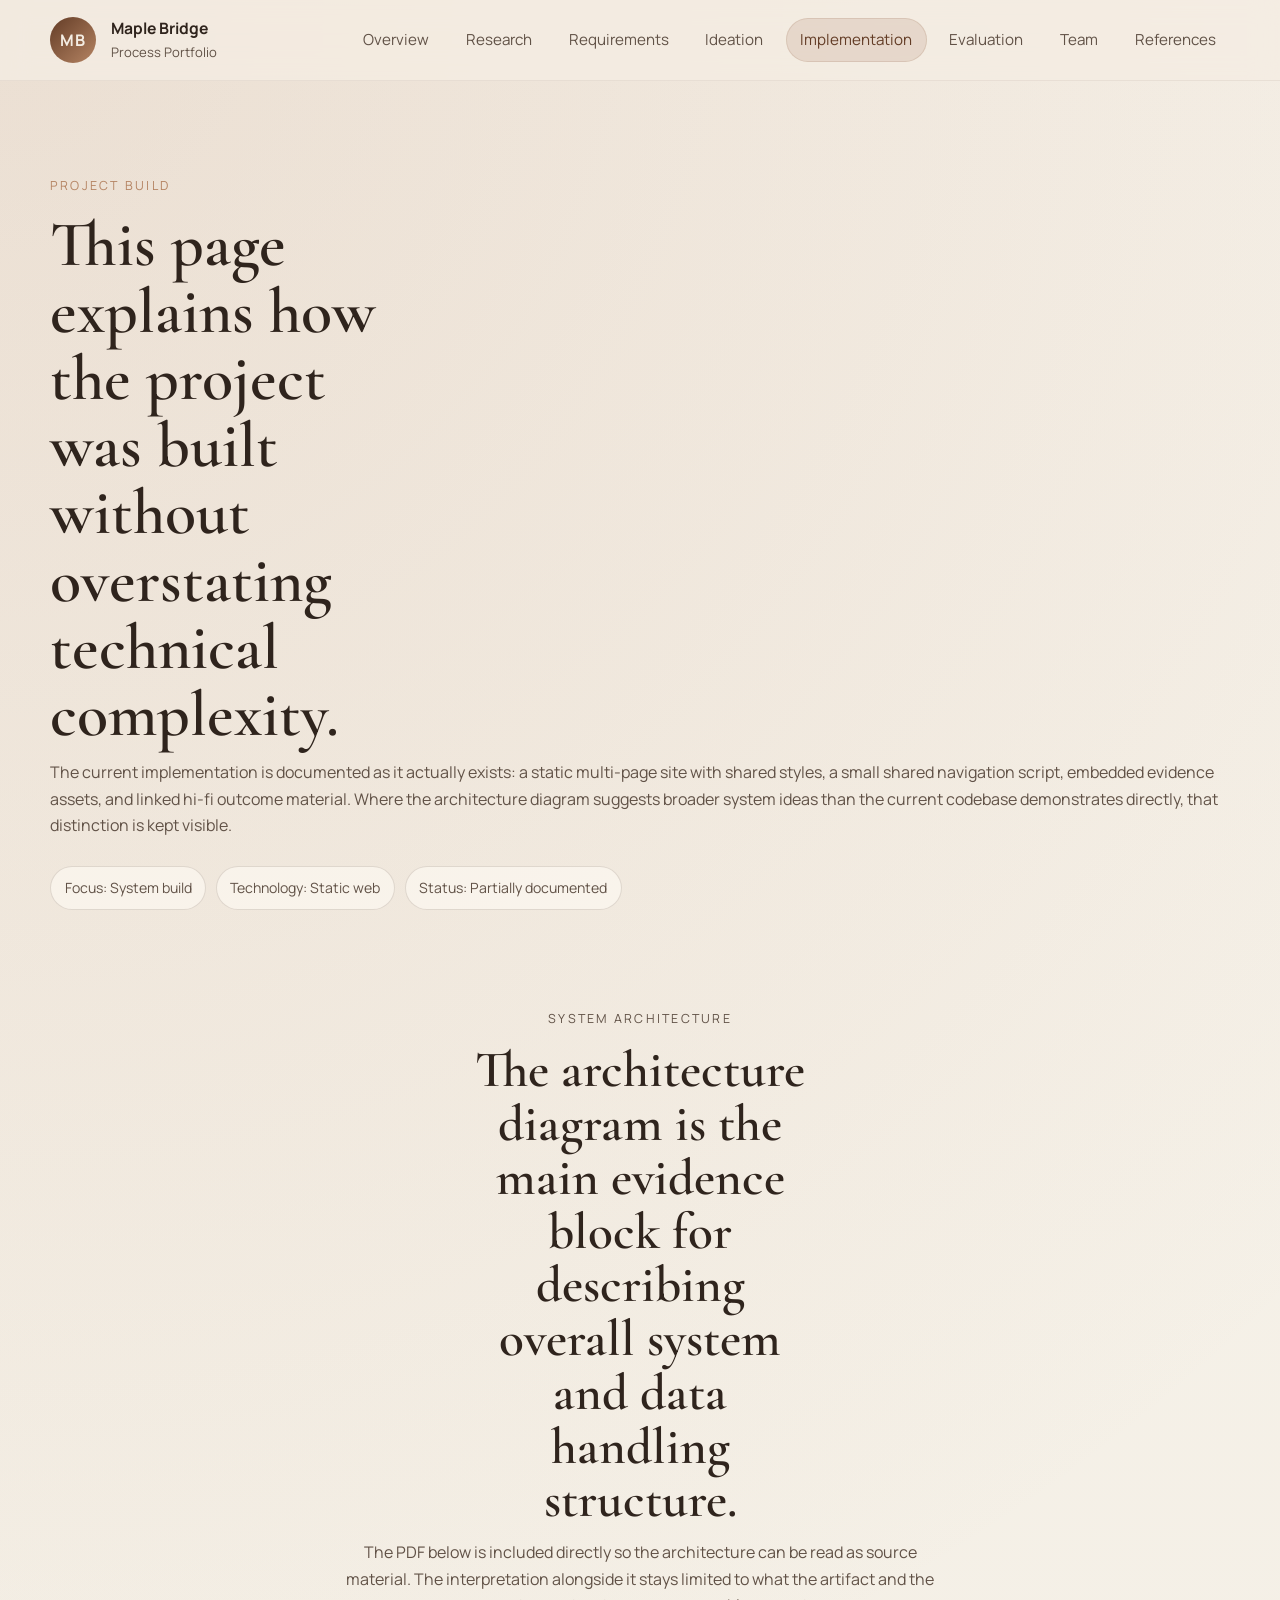
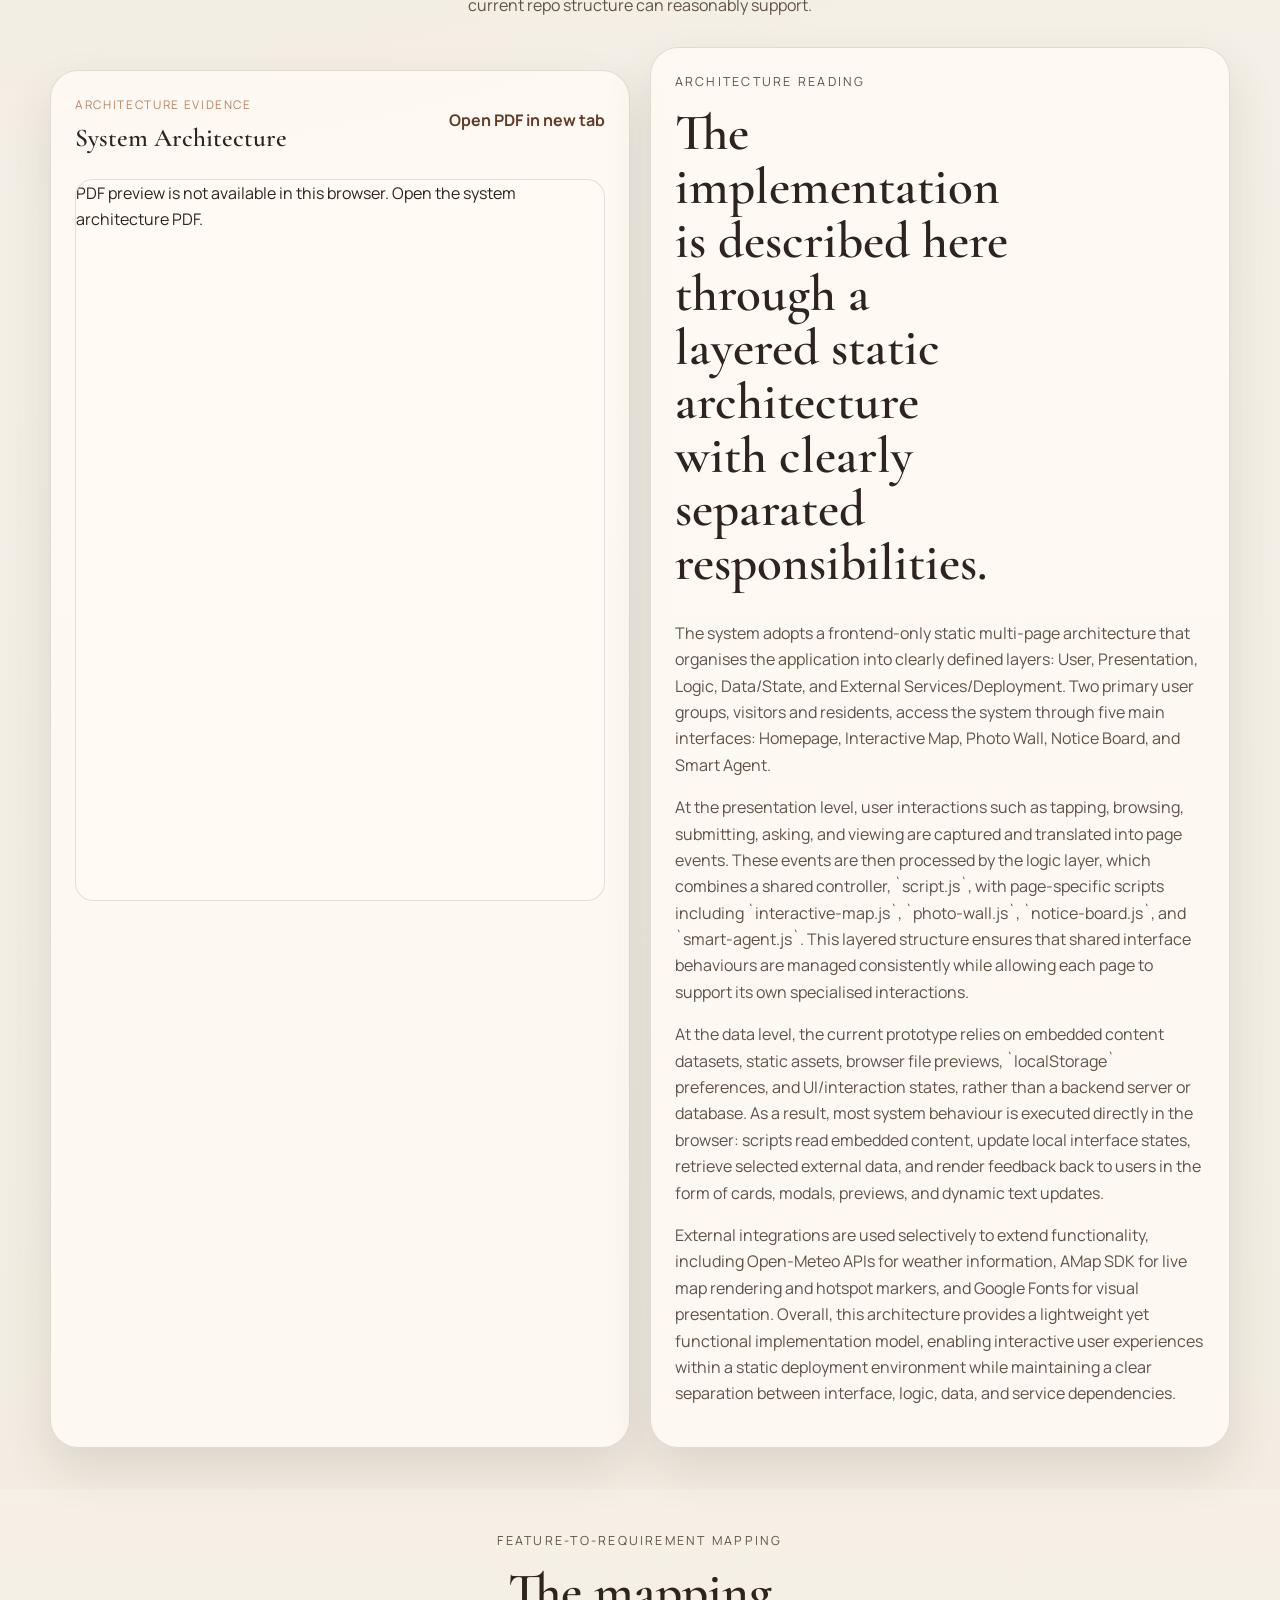
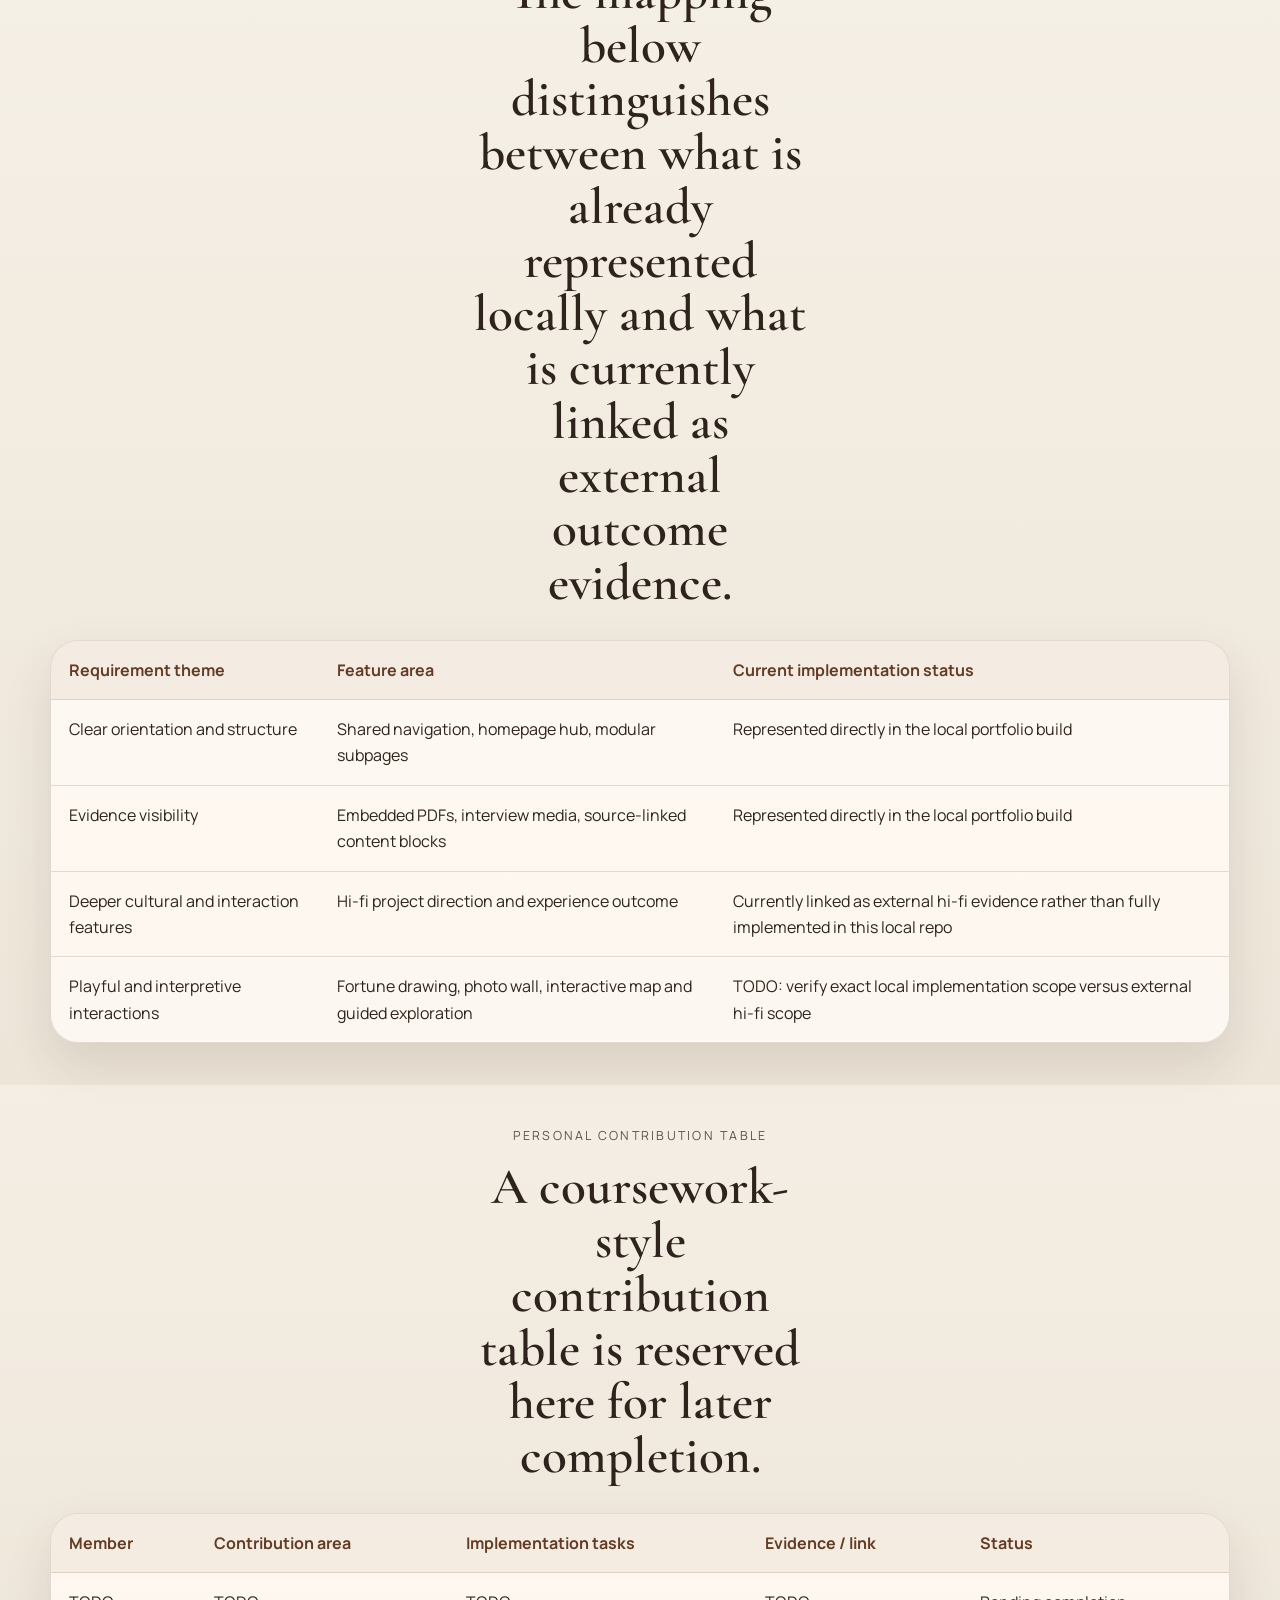
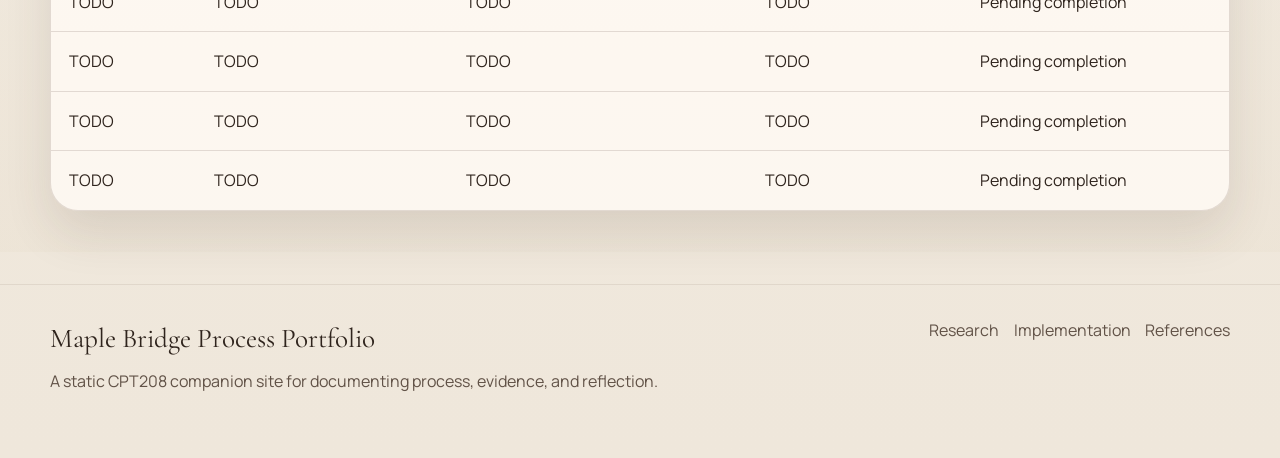
<file: implementation.html>
<!DOCTYPE html>
<html lang="en">
<head>
  <meta charset="UTF-8">
  <meta name="viewport" content="width=device-width, initial-scale=1.0">
  <title>Implementation | Maple Bridge Process Portfolio</title>
  <meta
    name="description"
    content="System architecture, feature mapping, and implementation notes for the Maple Bridge process portfolio."
  >
  <link rel="preconnect" href="https://fonts.googleapis.com">
  <link rel="preconnect" href="https://fonts.gstatic.com" crossorigin>
  <link href="https://fonts.googleapis.com/css2?family=Cormorant+Garamond:wght@500;600;700&family=Manrope:wght@400;500;600;700&display=swap" rel="stylesheet">
  <link rel="stylesheet" href="assets/css/site.css">
</head>
<body data-page="implementation">
  <div class="site-shell">
    <header class="site-header">
      <div class="container nav-wrap">
        <a class="brand" href="index.html" aria-label="Maple Bridge Process Portfolio home">
          <span class="brand-mark">MB</span>
          <span class="brand-text">
            <strong>Maple Bridge</strong>
            <span>Process Portfolio</span>
          </span>
        </a>
        <button class="nav-toggle" type="button" aria-expanded="false" aria-controls="site-nav">
          Menu
        </button>
        <nav class="site-nav" id="site-nav" aria-label="Primary">
          <a href="index.html" data-page="index">Overview</a>
          <a href="research.html" data-page="research">Research</a>
          <a href="requirements.html" data-page="requirements">Requirements</a>
          <a href="ideation.html" data-page="ideation">Ideation</a>
          <a href="implementation.html" data-page="implementation">Implementation</a>
          <a href="evaluation.html" data-page="evaluation">Evaluation</a>
          <a href="team.html" data-page="team">Team</a>
          <a href="references.html" data-page="references">References</a>
        </nav>
      </div>
    </header>

    <main>
      <section class="page-hero">
        <div class="container hero-content hero-content-simple">
          <div class="hero-copy">
            <p class="eyebrow">Project Build</p>
            <h1>This page explains how the project was built without overstating technical complexity.</h1>
            <p class="hero-lead">
              The current implementation is documented as it actually exists: a static multi-page
              site with shared styles, a small shared navigation script, embedded evidence assets,
              and linked hi-fi outcome material. Where the architecture diagram suggests broader
              system ideas than the current codebase demonstrates directly, that distinction is kept visible.
            </p>
            <div class="hero-meta">
              <span>Focus: System build</span>
              <span>Technology: Static web</span>
              <span>Status: Partially documented</span>
            </div>
          </div>
        </div>
      </section>

      <section class="section">
        <div class="container">
          <div class="section-heading">
            <p class="eyebrow">System Architecture</p>
            <h2>The architecture diagram is the main evidence block for describing overall system and data handling structure.</h2>
            <p>
              The PDF below is included directly so the architecture can be read as source material.
              The interpretation alongside it stays limited to what the artifact and the current repo
              structure can reasonably support.
            </p>
          </div>

          <div class="journey-grid">
            <article class="document-panel">
              <div class="document-panel-head">
                <div>
                  <p class="card-kicker">Architecture Evidence</p>
                  <h3>System Architecture</h3>
                </div>
                <a class="text-link" href="assets/pdf/System%20Architecture.pdf">Open PDF in new tab</a>
              </div>
              <div class="document-frame">
                <object data="assets/pdf/System Architecture.pdf" type="application/pdf">
                  <p>
                    PDF preview is not available in this browser.
                    <a href="assets/pdf/System%20Architecture.pdf">Open the system architecture PDF</a>.
                  </p>
                </object>
              </div>
            </article>

            <article class="editorial-block">
              <div class="section-heading section-heading-left">
                <p class="eyebrow">Architecture Reading</p>
                <h2>The implementation is described here through a layered static architecture with clearly separated responsibilities.</h2>
              </div>
              <p>
                The system adopts a frontend-only static multi-page architecture that organises the
                application into clearly defined layers: User, Presentation, Logic, Data/State, and
                External Services/Deployment. Two primary user groups, visitors and residents,
                access the system through five main interfaces: Homepage, Interactive Map, Photo
                Wall, Notice Board, and Smart Agent.
              </p>
              <p>
                At the presentation level, user interactions such as tapping, browsing, submitting,
                asking, and viewing are captured and translated into page events. These events are
                then processed by the logic layer, which combines a shared controller, `script.js`,
                with page-specific scripts including `interactive-map.js`, `photo-wall.js`,
                `notice-board.js`, and `smart-agent.js`. This layered structure ensures that shared
                interface behaviours are managed consistently while allowing each page to support
                its own specialised interactions.
              </p>
              <p>
                At the data level, the current prototype relies on embedded content datasets,
                static assets, browser file previews, `localStorage` preferences, and
                UI/interaction states, rather than a backend server or database. As a result, most
                system behaviour is executed directly in the browser: scripts read embedded content,
                update local interface states, retrieve selected external data, and render feedback
                back to users in the form of cards, modals, previews, and dynamic text updates.
              </p>
              <p>
                External integrations are used selectively to extend functionality, including
                Open-Meteo APIs for weather information, AMap SDK for live map rendering and hotspot
                markers, and Google Fonts for visual presentation. Overall, this architecture
                provides a lightweight yet functional implementation model, enabling interactive
                user experiences within a static deployment environment while maintaining a clear
                separation between interface, logic, data, and service dependencies.
              </p>
            </article>
          </div>
        </div>
      </section>

      <section class="section section-alt">
        <div class="container">
          <div class="section-heading">
            <p class="eyebrow">Feature-To-Requirement Mapping</p>
            <h2>The mapping below distinguishes between what is already represented locally and what is currently linked as external outcome evidence.</h2>
          </div>
          <div class="comparison-table-wrap">
            <table class="comparison-table">
              <thead>
                <tr>
                  <th>Requirement theme</th>
                  <th>Feature area</th>
                  <th>Current implementation status</th>
                </tr>
              </thead>
              <tbody>
                <tr>
                  <td>Clear orientation and structure</td>
                  <td>Shared navigation, homepage hub, modular subpages</td>
                  <td>Represented directly in the local portfolio build</td>
                </tr>
                <tr>
                  <td>Evidence visibility</td>
                  <td>Embedded PDFs, interview media, source-linked content blocks</td>
                  <td>Represented directly in the local portfolio build</td>
                </tr>
                <tr>
                  <td>Deeper cultural and interaction features</td>
                  <td>Hi-fi project direction and experience outcome</td>
                  <td>Currently linked as external hi-fi evidence rather than fully implemented in this local repo</td>
                </tr>
                <tr>
                  <td>Playful and interpretive interactions</td>
                  <td>Fortune drawing, photo wall, interactive map and guided exploration</td>
                  <td>TODO: verify exact local implementation scope versus external hi-fi scope</td>
                </tr>
              </tbody>
            </table>
          </div>
        </div>
      </section>

      <section class="section section-alt">
        <div class="container">
          <div class="section-heading">
            <p class="eyebrow">Personal Contribution Table</p>
            <h2>A coursework-style contribution table is reserved here for later completion.</h2>
          </div>
          <div class="comparison-table-wrap">
            <table class="comparison-table contribution-table">
              <thead>
                <tr>
                  <th>Member</th>
                  <th>Contribution area</th>
                  <th>Implementation tasks</th>
                  <th>Evidence / link</th>
                  <th>Status</th>
                </tr>
              </thead>
              <tbody>
                <tr>
                  <td>TODO</td>
                  <td>TODO</td>
                  <td>TODO</td>
                  <td>TODO</td>
                  <td>Pending completion</td>
                </tr>
                <tr>
                  <td>TODO</td>
                  <td>TODO</td>
                  <td>TODO</td>
                  <td>TODO</td>
                  <td>Pending completion</td>
                </tr>
                <tr>
                  <td>TODO</td>
                  <td>TODO</td>
                  <td>TODO</td>
                  <td>TODO</td>
                  <td>Pending completion</td>
                </tr>
                <tr>
                  <td>TODO</td>
                  <td>TODO</td>
                  <td>TODO</td>
                  <td>TODO</td>
                  <td>Pending completion</td>
                </tr>
              </tbody>
            </table>
          </div>
        </div>
      </section>
    </main>

    <footer class="site-footer">
      <div class="container footer-layout">
        <div>
          <p class="footer-title">Maple Bridge Process Portfolio</p>
          <p class="footer-copy">
            A static CPT208 companion site for documenting process, evidence, and reflection.
          </p>
        </div>
        <div class="footer-links" aria-label="Footer links">
          <a href="research.html">Research</a>
          <a href="implementation.html">Implementation</a>
          <a href="references.html">References</a>
        </div>
      </div>
    </footer>
  </div>

  <script src="assets/js/site.js"></script>
</body>
</html>
</file>
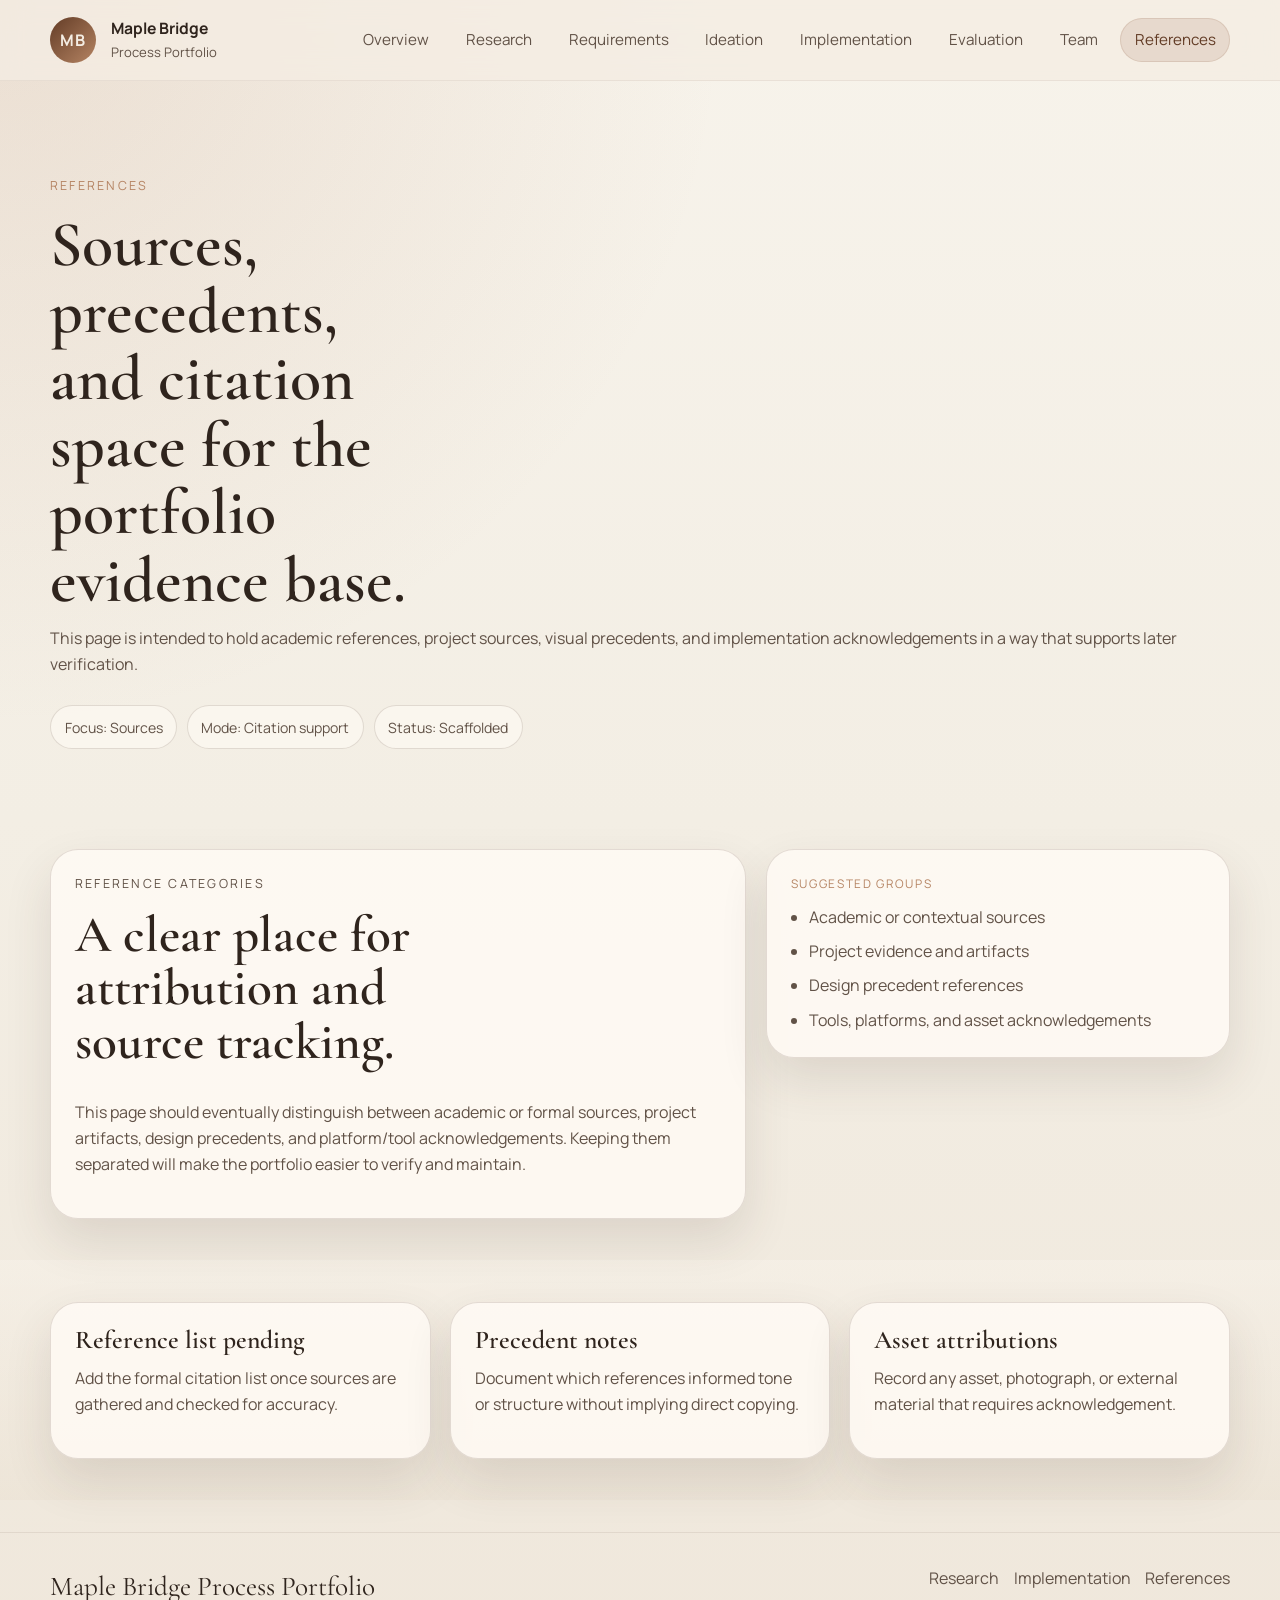
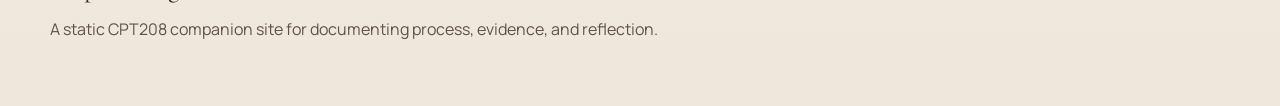
<file: references.html>
<!DOCTYPE html>
<html lang="en">
<head>
  <meta charset="UTF-8">
  <meta name="viewport" content="width=device-width, initial-scale=1.0">
  <title>References | Maple Bridge Process Portfolio</title>
  <meta
    name="description"
    content="References, precedent notes, and citation placeholders for the Maple Bridge process portfolio."
  >
  <link rel="preconnect" href="https://fonts.googleapis.com">
  <link rel="preconnect" href="https://fonts.gstatic.com" crossorigin>
  <link href="https://fonts.googleapis.com/css2?family=Cormorant+Garamond:wght@500;600;700&family=Manrope:wght@400;500;600;700&display=swap" rel="stylesheet">
  <link rel="stylesheet" href="assets/css/site.css">
</head>
<body data-page="references">
  <div class="site-shell">
    <header class="site-header">
      <div class="container nav-wrap">
        <a class="brand" href="index.html" aria-label="Maple Bridge Process Portfolio home">
          <span class="brand-mark">MB</span>
          <span class="brand-text">
            <strong>Maple Bridge</strong>
            <span>Process Portfolio</span>
          </span>
        </a>
        <button class="nav-toggle" type="button" aria-expanded="false" aria-controls="site-nav">
          Menu
        </button>
        <nav class="site-nav" id="site-nav" aria-label="Primary">
          <a href="index.html" data-page="index">Overview</a>
          <a href="research.html" data-page="research">Research</a>
          <a href="requirements.html" data-page="requirements">Requirements</a>
          <a href="ideation.html" data-page="ideation">Ideation</a>
          <a href="implementation.html" data-page="implementation">Implementation</a>
          <a href="evaluation.html" data-page="evaluation">Evaluation</a>
          <a href="team.html" data-page="team">Team</a>
          <a href="references.html" data-page="references">References</a>
        </nav>
      </div>
    </header>

    <main>
      <section class="page-hero">
        <div class="container hero-content hero-content-simple">
          <div class="hero-copy">
            <p class="eyebrow">References</p>
            <h1>Sources, precedents, and citation space for the portfolio evidence base.</h1>
            <p class="hero-lead">
              This page is intended to hold academic references, project sources, visual precedents,
              and implementation acknowledgements in a way that supports later verification.
            </p>
            <div class="hero-meta">
              <span>Focus: Sources</span>
              <span>Mode: Citation support</span>
              <span>Status: Scaffolded</span>
            </div>
          </div>
        </div>
      </section>

      <section class="section">
        <div class="container two-column">
          <article class="editorial-block">
            <div class="section-heading section-heading-left">
              <p class="eyebrow">Reference Categories</p>
              <h2>A clear place for attribution and source tracking.</h2>
            </div>
            <p>
              This page should eventually distinguish between academic or formal sources, project
              artifacts, design precedents, and platform/tool acknowledgements. Keeping them
              separated will make the portfolio easier to verify and maintain.
            </p>
          </article>
          <aside class="checklist-card">
            <p class="card-kicker">Suggested groups</p>
            <ul class="checklist">
              <li>Academic or contextual sources</li>
              <li>Project evidence and artifacts</li>
              <li>Design precedent references</li>
              <li>Tools, platforms, and asset acknowledgements</li>
            </ul>
          </aside>
        </div>
      </section>

      <section class="section section-alt">
        <div class="container">
          <div class="card-grid card-grid-three">
            <article class="note-card">
              <h3>Reference list pending</h3>
              <p>Add the formal citation list once sources are gathered and checked for accuracy.</p>
            </article>
            <article class="note-card">
              <h3>Precedent notes</h3>
              <p>Document which references informed tone or structure without implying direct copying.</p>
            </article>
            <article class="note-card">
              <h3>Asset attributions</h3>
              <p>Record any asset, photograph, or external material that requires acknowledgement.</p>
            </article>
          </div>
        </div>
      </section>
    </main>

    <footer class="site-footer">
      <div class="container footer-layout">
        <div>
          <p class="footer-title">Maple Bridge Process Portfolio</p>
          <p class="footer-copy">
            A static CPT208 companion site for documenting process, evidence, and reflection.
          </p>
        </div>
        <div class="footer-links" aria-label="Footer links">
          <a href="research.html">Research</a>
          <a href="implementation.html">Implementation</a>
          <a href="references.html">References</a>
        </div>
      </div>
    </footer>
  </div>

  <script src="assets/js/site.js"></script>
</body>
</html>
</file>
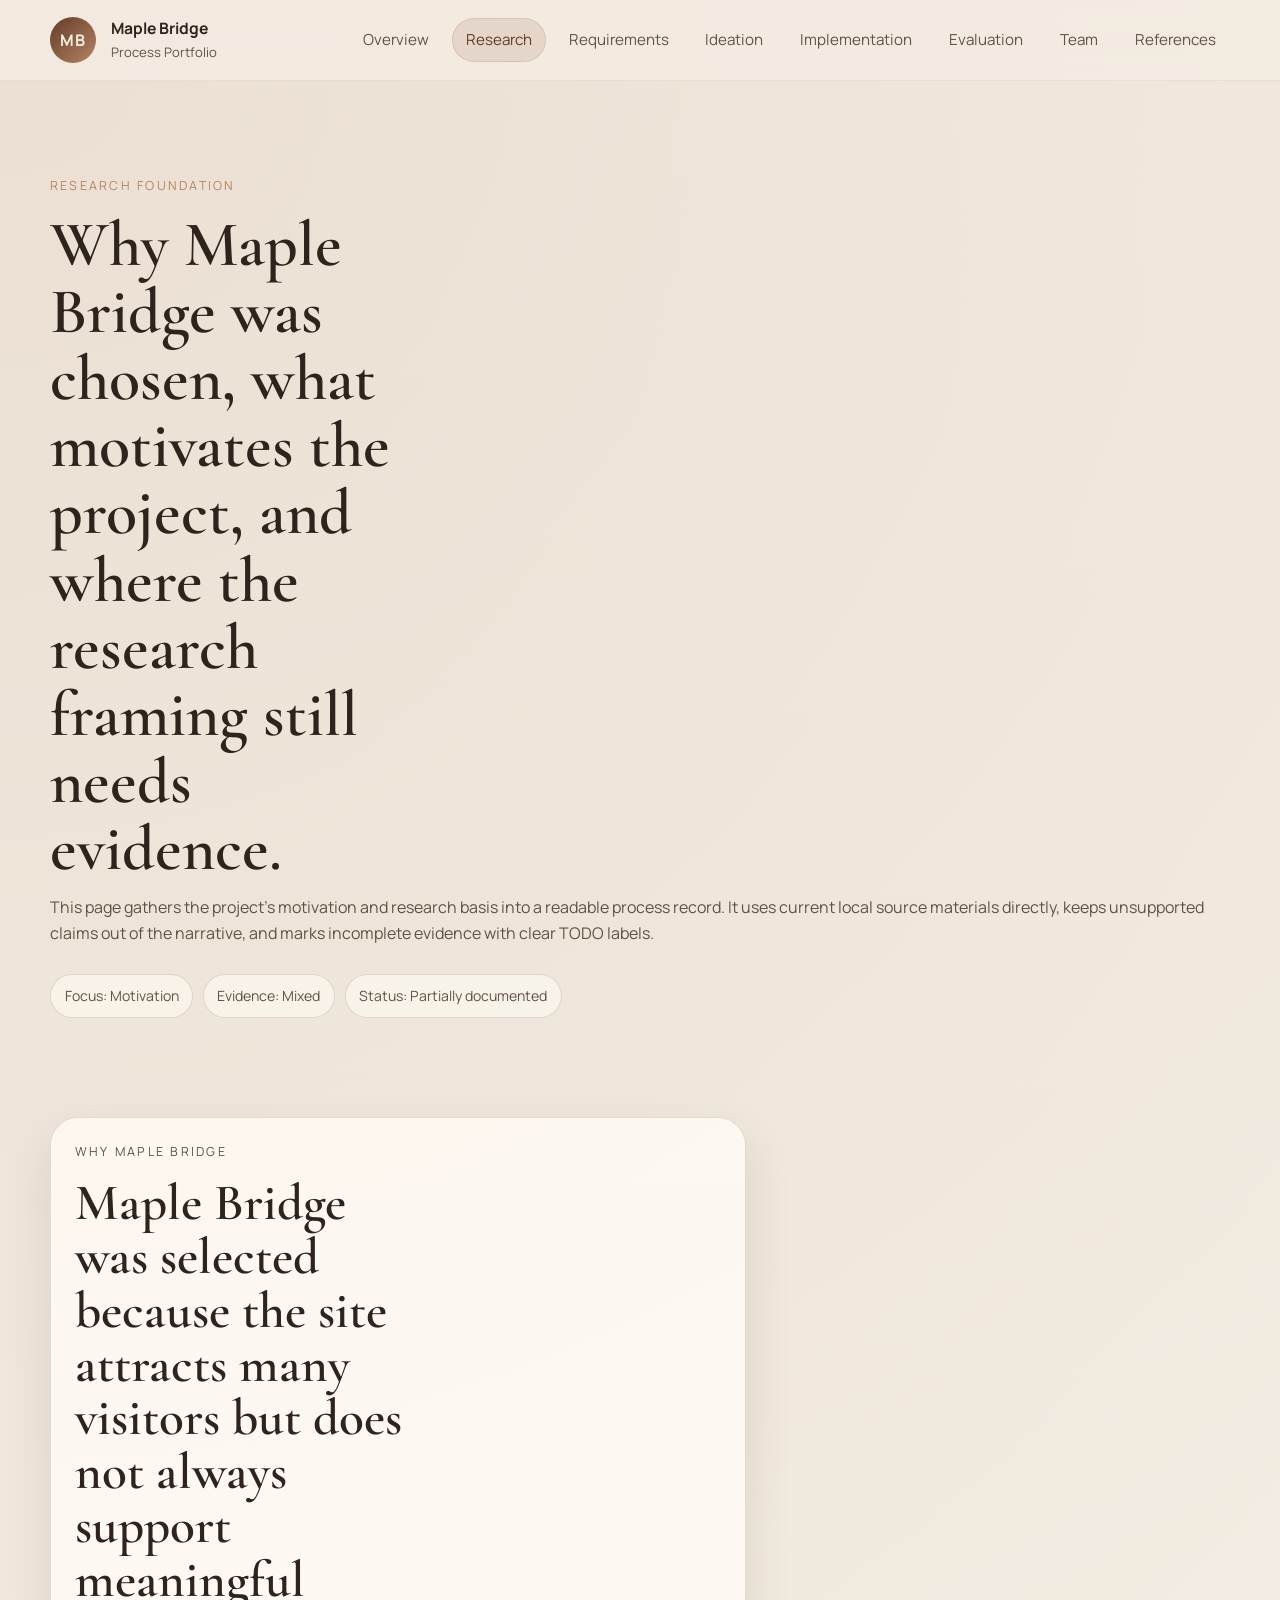
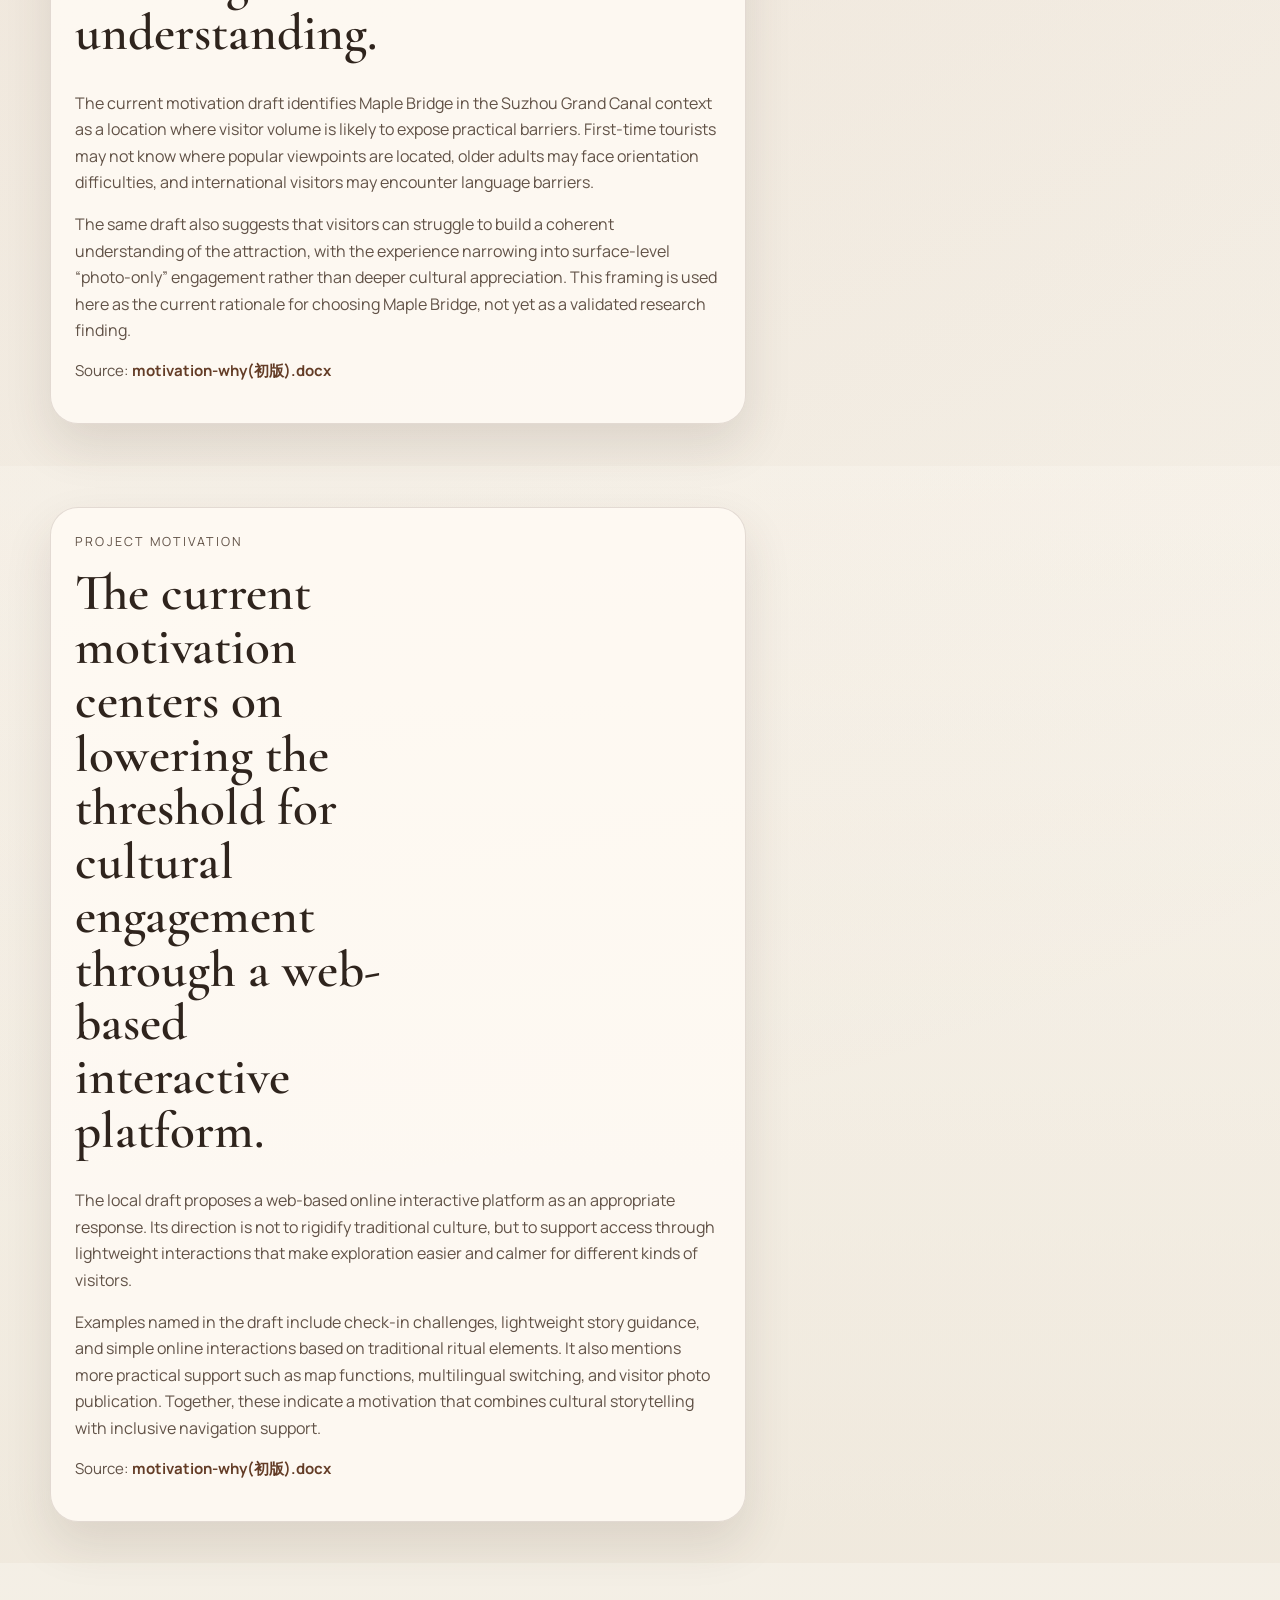
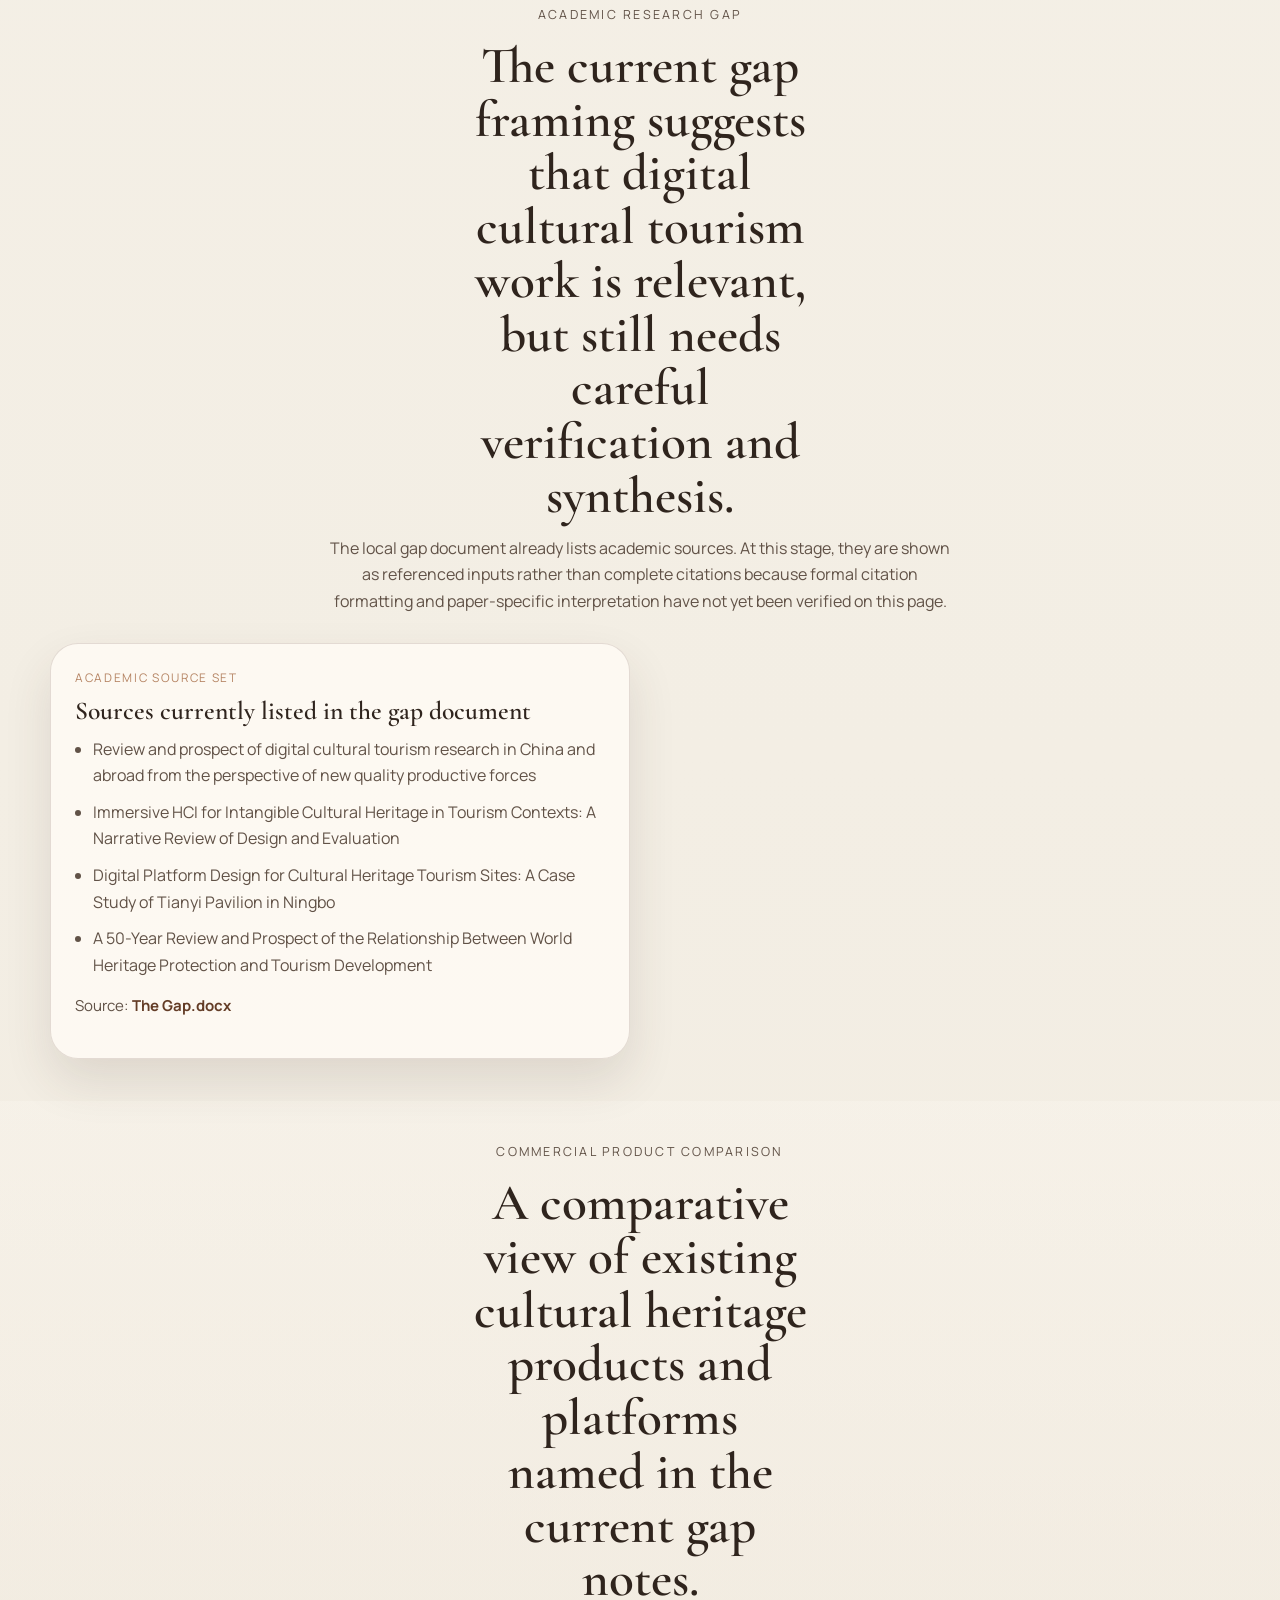
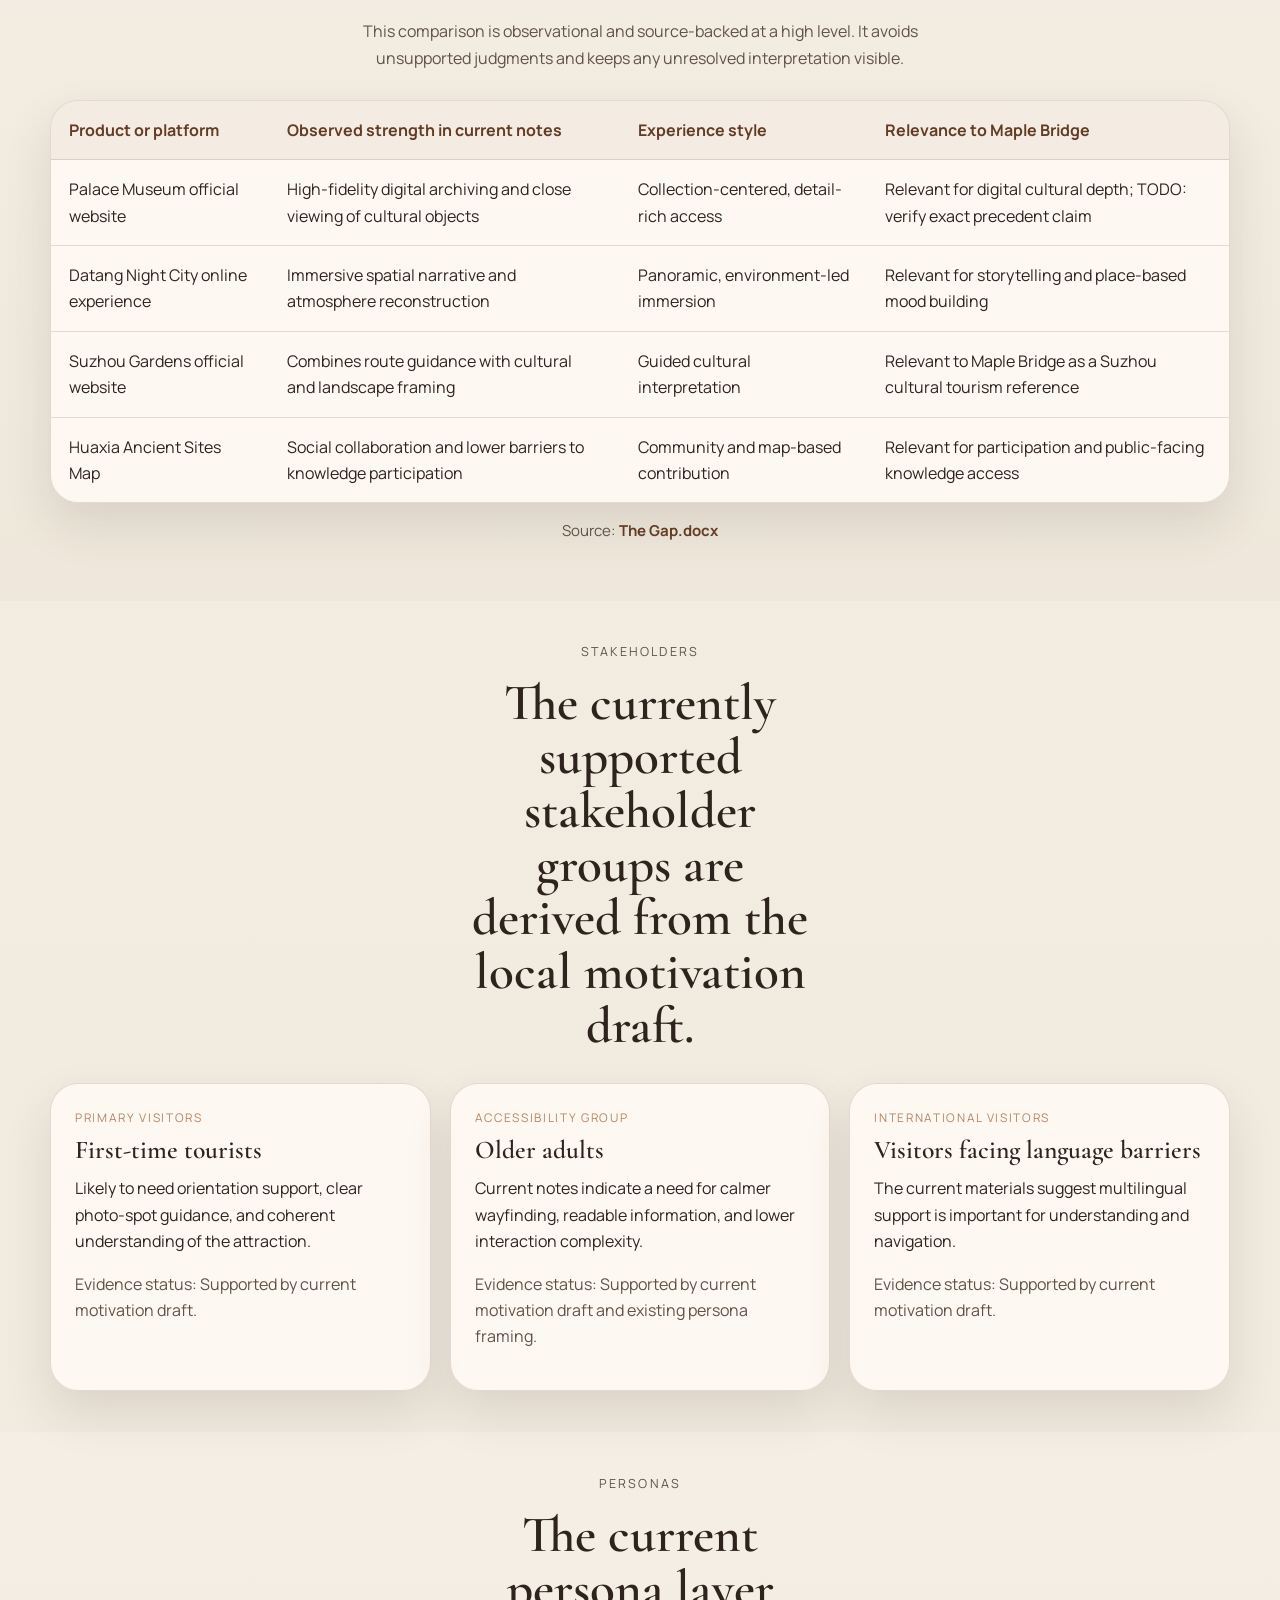
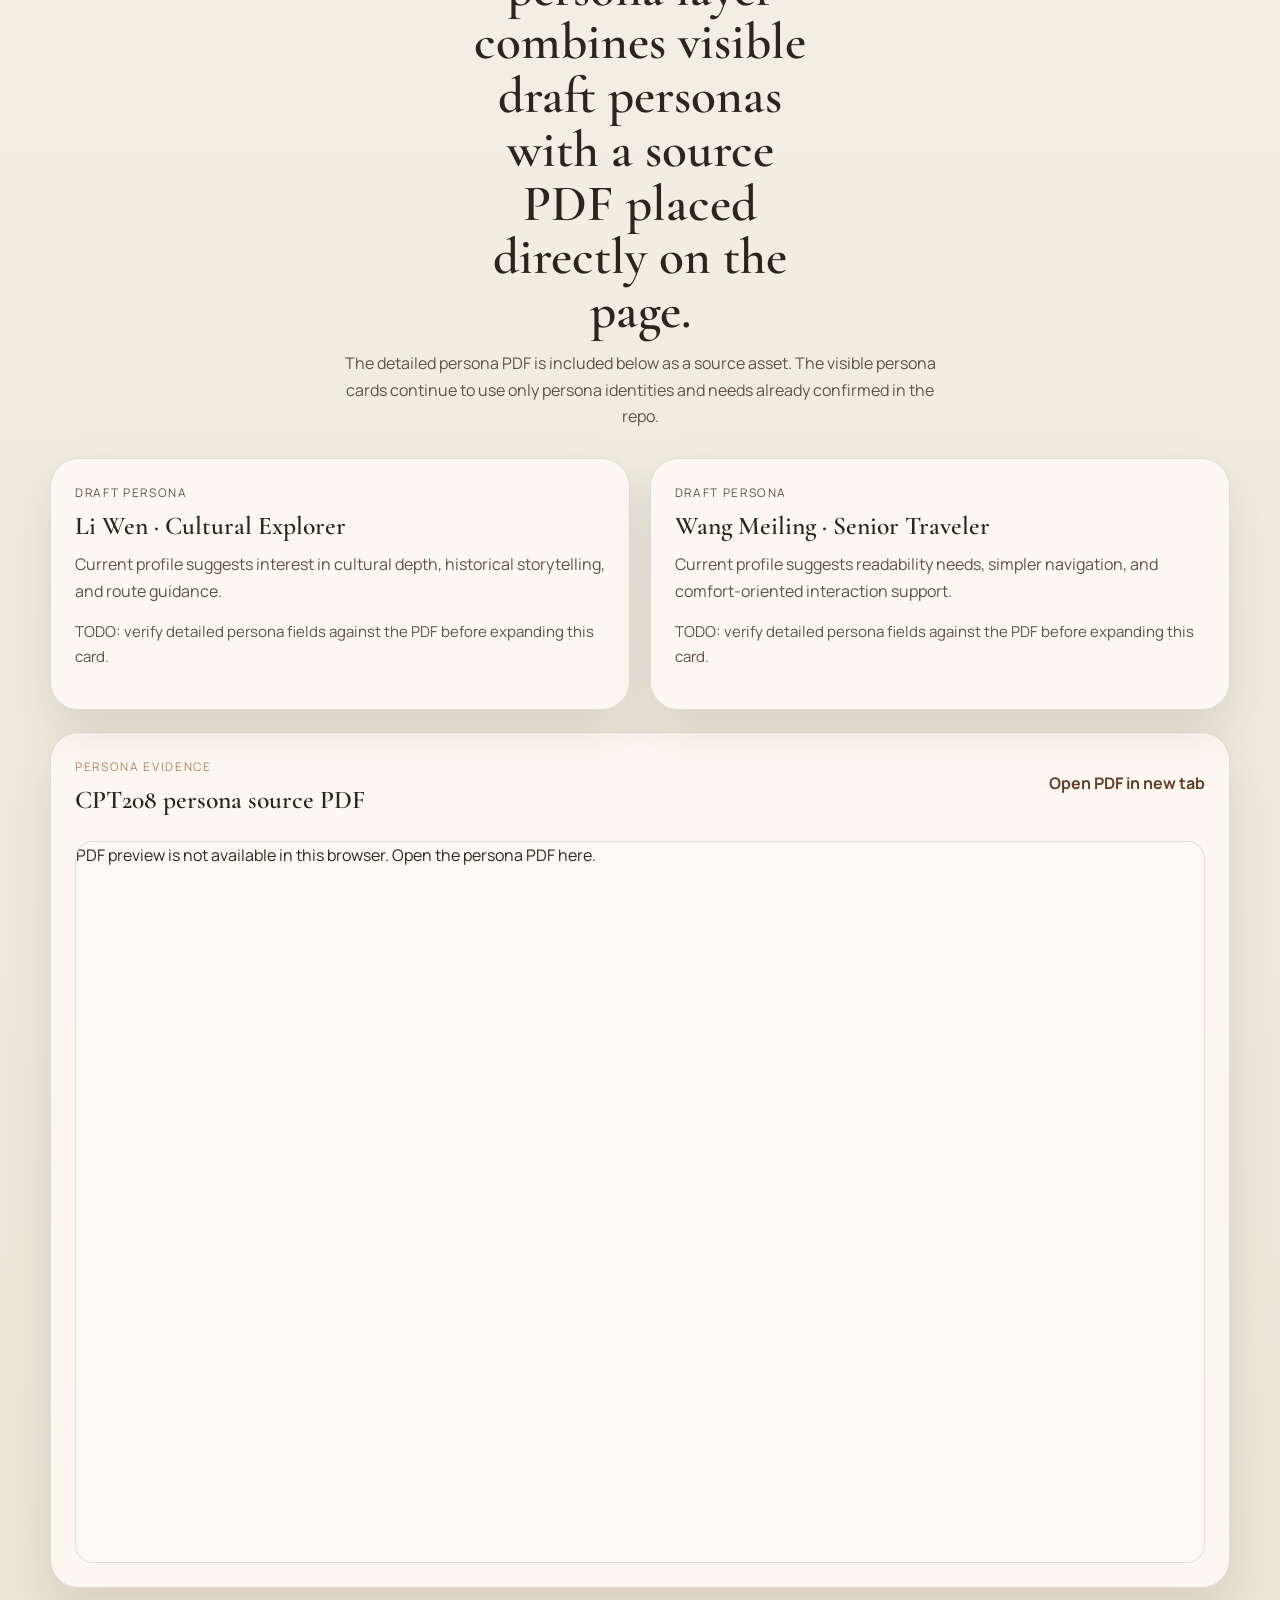
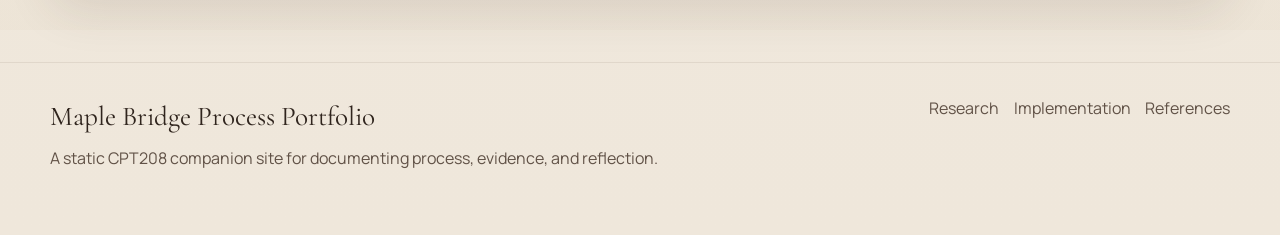
<file: research.html>
<!DOCTYPE html>
<html lang="en">
<head>
  <meta charset="UTF-8">
  <meta name="viewport" content="width=device-width, initial-scale=1.0">
  <title>Research | Maple Bridge Process Portfolio</title>
  <meta
    name="description"
    content="Research motivation, gap framing, stakeholder context, persona evidence, and early design insights for the Maple Bridge process portfolio."
  >
  <link rel="preconnect" href="https://fonts.googleapis.com">
  <link rel="preconnect" href="https://fonts.gstatic.com" crossorigin>
  <link href="https://fonts.googleapis.com/css2?family=Cormorant+Garamond:wght@500;600;700&family=Manrope:wght@400;500;600;700&display=swap" rel="stylesheet">
  <link rel="stylesheet" href="assets/css/site.css">
</head>
<body data-page="research">
  <div class="site-shell">
    <header class="site-header">
      <div class="container nav-wrap">
        <a class="brand" href="index.html" aria-label="Maple Bridge Process Portfolio home">
          <span class="brand-mark">MB</span>
          <span class="brand-text">
            <strong>Maple Bridge</strong>
            <span>Process Portfolio</span>
          </span>
        </a>
        <button class="nav-toggle" type="button" aria-expanded="false" aria-controls="site-nav">
          Menu
        </button>
        <nav class="site-nav" id="site-nav" aria-label="Primary">
          <a href="index.html" data-page="index">Overview</a>
          <a href="research.html" data-page="research">Research</a>
          <a href="requirements.html" data-page="requirements">Requirements</a>
          <a href="ideation.html" data-page="ideation">Ideation</a>
          <a href="implementation.html" data-page="implementation">Implementation</a>
          <a href="evaluation.html" data-page="evaluation">Evaluation</a>
          <a href="team.html" data-page="team">Team</a>
          <a href="references.html" data-page="references">References</a>
        </nav>
      </div>
    </header>

    <main>
      <section class="page-hero">
        <div class="container hero-content hero-content-simple">
          <div class="hero-copy">
            <p class="eyebrow">Research Foundation</p>
            <h1>Why Maple Bridge was chosen, what motivates the project, and where the research framing still needs evidence.</h1>
            <p class="hero-lead">
              This page gathers the project’s motivation and research basis into a readable process
              record. It uses current local source materials directly, keeps unsupported claims out
              of the narrative, and marks incomplete evidence with clear TODO labels.
            </p>
            <div class="hero-meta">
              <span>Focus: Motivation</span>
              <span>Evidence: Mixed</span>
              <span>Status: Partially documented</span>
            </div>
          </div>
        </div>
      </section>

      <section class="section">
        <div class="container two-column">
          <article class="editorial-block">
            <div class="section-heading section-heading-left">
              <p class="eyebrow">Why Maple Bridge</p>
              <h2>Maple Bridge was selected because the site attracts many visitors but does not always support meaningful understanding.</h2>
            </div>
            <p>
              The current motivation draft identifies Maple Bridge in the Suzhou Grand Canal context
              as a location where visitor volume is likely to expose practical barriers. First-time
              tourists may not know where popular viewpoints are located, older adults may face
              orientation difficulties, and international visitors may encounter language barriers.
            </p>
            <p>
              The same draft also suggests that visitors can struggle to build a coherent
              understanding of the attraction, with the experience narrowing into surface-level
              “photo-only” engagement rather than deeper cultural appreciation. This framing is used
              here as the current rationale for choosing Maple Bridge, not yet as a validated
              research finding.
            </p>
            <p class="source-note">
              Source: <a href="docs/motivation-why(初版).docx">motivation-why(初版).docx</a>
            </p>
          </article>
        </div>
      </section>

      <section class="section section-alt">
        <div class="container two-column">
          <article class="editorial-block">
            <div class="section-heading section-heading-left">
              <p class="eyebrow">Project Motivation</p>
              <h2>The current motivation centers on lowering the threshold for cultural engagement through a web-based interactive platform.</h2>
            </div>
            <p>
              The local draft proposes a web-based online interactive platform as an appropriate
              response. Its direction is not to rigidify traditional culture, but to support access
              through lightweight interactions that make exploration easier and calmer for different
              kinds of visitors.
            </p>
            <p>
              Examples named in the draft include check-in challenges, lightweight story guidance,
              and simple online interactions based on traditional ritual elements. It also mentions
              more practical support such as map functions, multilingual switching, and visitor
              photo publication. Together, these indicate a motivation that combines cultural
              storytelling with inclusive navigation support.
            </p>
            <p class="source-note">
              Source: <a href="docs/motivation-why(初版).docx">motivation-why(初版).docx</a>
            </p>
          </article>
        </div>
      </section>

      <section class="section">
        <div class="container">
          <div class="section-heading">
            <p class="eyebrow">Academic Research Gap</p>
            <h2>The current gap framing suggests that digital cultural tourism work is relevant, but still needs careful verification and synthesis.</h2>
            <p>
              The local gap document already lists academic sources. At this stage, they are shown
              as referenced inputs rather than complete citations because formal citation formatting
              and paper-specific interpretation have not yet been verified on this page.
            </p>
          </div>
          <div class="card-grid card-grid-two">
            <article class="source-card">
              <p class="card-kicker">Academic source set</p>
              <h3>Sources currently listed in the gap document</h3>
              <ul class="source-list">
                <li>Review and prospect of digital cultural tourism research in China and abroad from the perspective of new quality productive forces</li>
                <li>Immersive HCI for Intangible Cultural Heritage in Tourism Contexts: A Narrative Review of Design and Evaluation</li>
                <li>Digital Platform Design for Cultural Heritage Tourism Sites: A Case Study of Tianyi Pavilion in Ningbo</li>
                <li>A 50-Year Review and Prospect of the Relationship Between World Heritage Protection and Tourism Development</li>
              </ul>
              <p class="source-note">
                Source: <a href="docs/The%20Gap.docx">The Gap.docx</a>
              </p>
            </article>
          </div>
        </div>
      </section>

      <section class="section section-alt">
        <div class="container">
          <div class="section-heading">
            <p class="eyebrow">Commercial Product Comparison</p>
            <h2>A comparative view of existing cultural heritage products and platforms named in the current gap notes.</h2>
            <p>
              This comparison is observational and source-backed at a high level. It avoids
              unsupported judgments and keeps any unresolved interpretation visible.
            </p>
          </div>
          <div class="comparison-table-wrap">
            <table class="comparison-table">
              <thead>
                <tr>
                  <th>Product or platform</th>
                  <th>Observed strength in current notes</th>
                  <th>Experience style</th>
                  <th>Relevance to Maple Bridge</th>
                </tr>
              </thead>
              <tbody>
                <tr>
                  <td>Palace Museum official website</td>
                  <td>High-fidelity digital archiving and close viewing of cultural objects</td>
                  <td>Collection-centered, detail-rich access</td>
                  <td>Relevant for digital cultural depth; TODO: verify exact precedent claim</td>
                </tr>
                <tr>
                  <td>Datang Night City online experience</td>
                  <td>Immersive spatial narrative and atmosphere reconstruction</td>
                  <td>Panoramic, environment-led immersion</td>
                  <td>Relevant for storytelling and place-based mood building</td>
                </tr>
                <tr>
                  <td>Suzhou Gardens official website</td>
                  <td>Combines route guidance with cultural and landscape framing</td>
                  <td>Guided cultural interpretation</td>
                  <td>Relevant to Maple Bridge as a Suzhou cultural tourism reference</td>
                </tr>
                <tr>
                  <td>Huaxia Ancient Sites Map</td>
                  <td>Social collaboration and lower barriers to knowledge participation</td>
                  <td>Community and map-based contribution</td>
                  <td>Relevant for participation and public-facing knowledge access</td>
                </tr>
              </tbody>
            </table>
          </div>
          <p class="source-note centered-note">
            Source: <a href="docs/The%20Gap.docx">The Gap.docx</a>
          </p>
        </div>
      </section>

      <section class="section">
        <div class="container">
          <div class="section-heading">
            <p class="eyebrow">Stakeholders</p>
            <h2>The currently supported stakeholder groups are derived from the local motivation draft.</h2>
          </div>
          <div class="card-grid card-grid-three">
            <article class="stakeholder-card">
              <p class="card-kicker">Primary visitors</p>
              <h3>First-time tourists</h3>
              <p>Likely to need orientation support, clear photo-spot guidance, and coherent understanding of the attraction.</p>
              <p class="muted">Evidence status: Supported by current motivation draft.</p>
            </article>
            <article class="stakeholder-card">
              <p class="card-kicker">Accessibility group</p>
              <h3>Older adults</h3>
              <p>Current notes indicate a need for calmer wayfinding, readable information, and lower interaction complexity.</p>
              <p class="muted">Evidence status: Supported by current motivation draft and existing persona framing.</p>
            </article>
            <article class="stakeholder-card">
              <p class="card-kicker">International visitors</p>
              <h3>Visitors facing language barriers</h3>
              <p>The current materials suggest multilingual support is important for understanding and navigation.</p>
              <p class="muted">Evidence status: Supported by current motivation draft.</p>
            </article>
          </div>
        </div>
      </section>

      <section class="section section-alt">
        <div class="container">
          <div class="section-heading">
            <p class="eyebrow">Personas</p>
            <h2>The current persona layer combines visible draft personas with a source PDF placed directly on the page.</h2>
            <p>
              The detailed persona PDF is included below as a source asset. The visible persona
              cards continue to use only persona identities and needs already confirmed in the repo.
            </p>
          </div>
          <div class="card-grid card-grid-two">
            <article class="content-card">
              <p class="card-kicker">Draft Persona</p>
              <h3>Li Wen · Cultural Explorer</h3>
              <p>Current profile suggests interest in cultural depth, historical storytelling, and route guidance.</p>
              <p class="todo-note">TODO: verify detailed persona fields against the PDF before expanding this card.</p>
            </article>
            <article class="content-card">
              <p class="card-kicker">Draft Persona</p>
              <h3>Wang Meiling · Senior Traveler</h3>
              <p>Current profile suggests readability needs, simpler navigation, and comfort-oriented interaction support.</p>
              <p class="todo-note">TODO: verify detailed persona fields against the PDF before expanding this card.</p>
            </article>
          </div>

          <div class="document-panel">
            <div class="document-panel-head">
              <div>
                <p class="card-kicker">Persona Evidence</p>
                <h3>CPT208 persona source PDF</h3>
              </div>
              <a class="text-link" href="assets/pdf/CPT208_persona.pdf">Open PDF in new tab</a>
            </div>
            <div class="document-frame">
              <object data="assets/pdf/CPT208_persona.pdf" type="application/pdf">
                <p>
                  PDF preview is not available in this browser.
                  <a href="assets/pdf/CPT208_persona.pdf">Open the persona PDF here</a>.
                </p>
              </object>
            </div>
          </div>
        </div>
      </section>

    </main>

    <footer class="site-footer">
      <div class="container footer-layout">
        <div>
          <p class="footer-title">Maple Bridge Process Portfolio</p>
          <p class="footer-copy">
            A static CPT208 companion site for documenting process, evidence, and reflection.
          </p>
        </div>
        <div class="footer-links" aria-label="Footer links">
          <a href="research.html">Research</a>
          <a href="implementation.html">Implementation</a>
          <a href="references.html">References</a>
        </div>
      </div>
    </footer>
  </div>

  <script src="assets/js/site.js"></script>
</body>
</html>
</file>
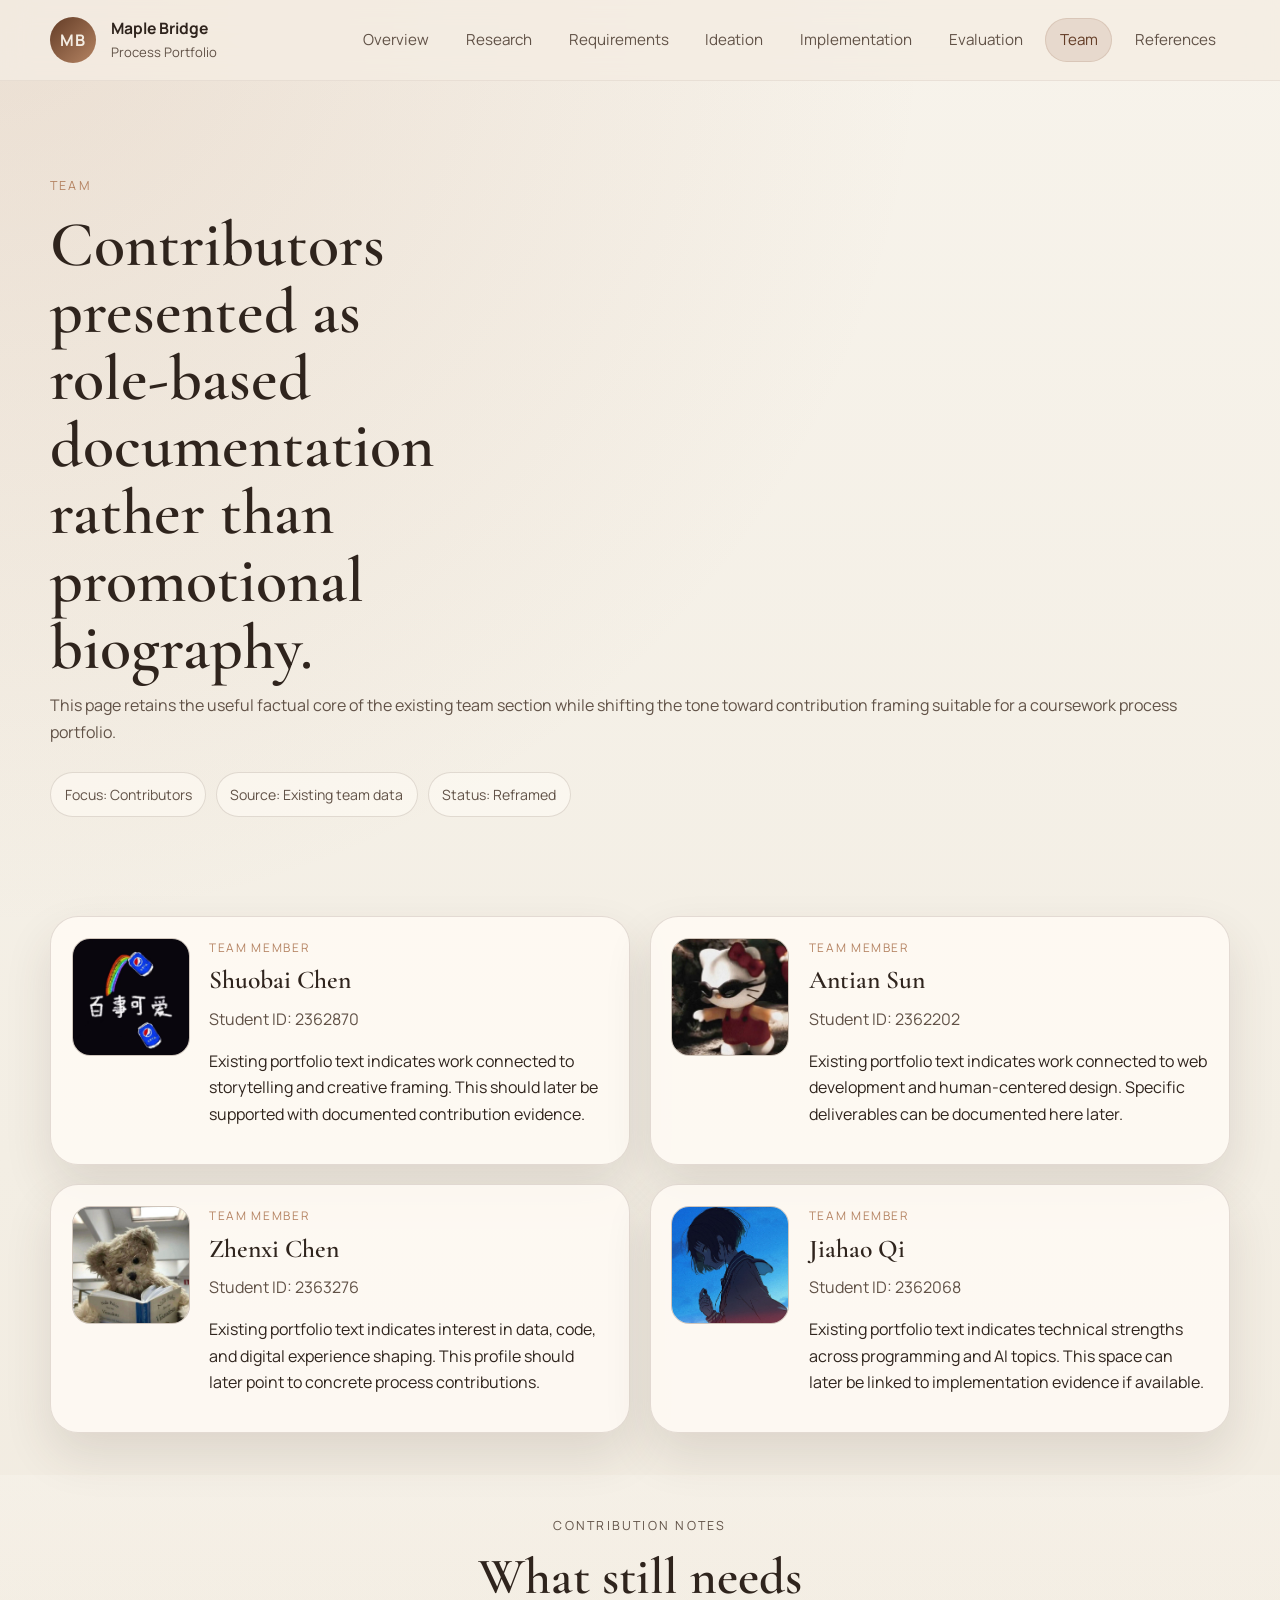
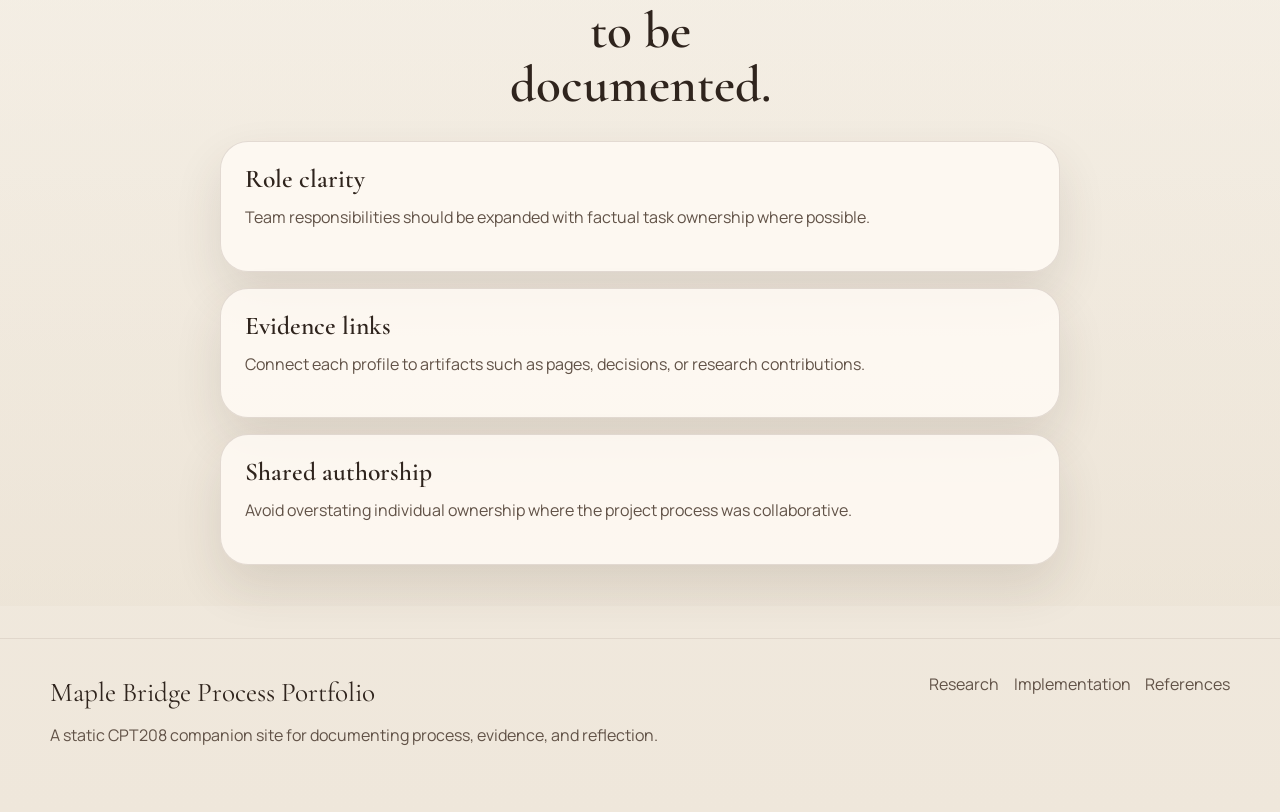
<file: team.html>
<!DOCTYPE html>
<html lang="en">
<head>
  <meta charset="UTF-8">
  <meta name="viewport" content="width=device-width, initial-scale=1.0">
  <title>Team | Maple Bridge Process Portfolio</title>
  <meta
    name="description"
    content="Team members and contribution-oriented profiles for the Maple Bridge process portfolio."
  >
  <link rel="preconnect" href="https://fonts.googleapis.com">
  <link rel="preconnect" href="https://fonts.gstatic.com" crossorigin>
  <link href="https://fonts.googleapis.com/css2?family=Cormorant+Garamond:wght@500;600;700&family=Manrope:wght@400;500;600;700&display=swap" rel="stylesheet">
  <link rel="stylesheet" href="assets/css/site.css">
</head>
<body data-page="team">
  <div class="site-shell">
    <header class="site-header">
      <div class="container nav-wrap">
        <a class="brand" href="index.html" aria-label="Maple Bridge Process Portfolio home">
          <span class="brand-mark">MB</span>
          <span class="brand-text">
            <strong>Maple Bridge</strong>
            <span>Process Portfolio</span>
          </span>
        </a>
        <button class="nav-toggle" type="button" aria-expanded="false" aria-controls="site-nav">
          Menu
        </button>
        <nav class="site-nav" id="site-nav" aria-label="Primary">
          <a href="index.html" data-page="index">Overview</a>
          <a href="research.html" data-page="research">Research</a>
          <a href="requirements.html" data-page="requirements">Requirements</a>
          <a href="ideation.html" data-page="ideation">Ideation</a>
          <a href="implementation.html" data-page="implementation">Implementation</a>
          <a href="evaluation.html" data-page="evaluation">Evaluation</a>
          <a href="team.html" data-page="team">Team</a>
          <a href="references.html" data-page="references">References</a>
        </nav>
      </div>
    </header>

    <main>
      <section class="page-hero">
        <div class="container hero-content hero-content-simple">
          <div class="hero-copy">
            <p class="eyebrow">Team</p>
            <h1>Contributors presented as role-based documentation rather than promotional biography.</h1>
            <p class="hero-lead">
              This page retains the useful factual core of the existing team section while shifting
              the tone toward contribution framing suitable for a coursework process portfolio.
            </p>
            <div class="hero-meta">
              <span>Focus: Contributors</span>
              <span>Source: Existing team data</span>
              <span>Status: Reframed</span>
            </div>
          </div>
        </div>
      </section>

      <section class="section">
        <div class="container">
          <div class="card-grid card-grid-two">
            <article class="profile-card">
              <img src="images/shuobai.jpg" alt="Portrait of Shuobai Chen">
              <div>
                <p class="card-kicker">Team Member</p>
                <h3>Shuobai Chen</h3>
                <p class="muted">Student ID: 2362870</p>
                <p>
                  Existing portfolio text indicates work connected to storytelling and creative
                  framing. This should later be supported with documented contribution evidence.
                </p>
              </div>
            </article>
            <article class="profile-card">
              <img src="images/antian.jpg" alt="Portrait of Antian Sun">
              <div>
                <p class="card-kicker">Team Member</p>
                <h3>Antian Sun</h3>
                <p class="muted">Student ID: 2362202</p>
                <p>
                  Existing portfolio text indicates work connected to web development and
                  human-centered design. Specific deliverables can be documented here later.
                </p>
              </div>
            </article>
            <article class="profile-card">
              <img src="images/zhenxi.jpg" alt="Portrait of Zhenxi Chen">
              <div>
                <p class="card-kicker">Team Member</p>
                <h3>Zhenxi Chen</h3>
                <p class="muted">Student ID: 2363276</p>
                <p>
                  Existing portfolio text indicates interest in data, code, and digital experience
                  shaping. This profile should later point to concrete process contributions.
                </p>
              </div>
            </article>
            <article class="profile-card">
              <img src="images/jiahao.jpg" alt="Portrait of Jiahao Qi">
              <div>
                <p class="card-kicker">Team Member</p>
                <h3>Jiahao Qi</h3>
                <p class="muted">Student ID: 2362068</p>
                <p>
                  Existing portfolio text indicates technical strengths across programming and AI
                  topics. This space can later be linked to implementation evidence if available.
                </p>
              </div>
            </article>
          </div>
        </div>
      </section>

      <section class="section section-alt">
        <div class="container narrow">
          <div class="section-heading">
            <p class="eyebrow">Contribution Notes</p>
            <h2>What still needs to be documented.</h2>
          </div>
          <div class="stack-grid">
            <article class="note-card">
              <h3>Role clarity</h3>
              <p>Team responsibilities should be expanded with factual task ownership where possible.</p>
            </article>
            <article class="note-card">
              <h3>Evidence links</h3>
              <p>Connect each profile to artifacts such as pages, decisions, or research contributions.</p>
            </article>
            <article class="note-card">
              <h3>Shared authorship</h3>
              <p>Avoid overstating individual ownership where the project process was collaborative.</p>
            </article>
          </div>
        </div>
      </section>
    </main>

    <footer class="site-footer">
      <div class="container footer-layout">
        <div>
          <p class="footer-title">Maple Bridge Process Portfolio</p>
          <p class="footer-copy">
            A static CPT208 companion site for documenting process, evidence, and reflection.
          </p>
        </div>
        <div class="footer-links" aria-label="Footer links">
          <a href="research.html">Research</a>
          <a href="implementation.html">Implementation</a>
          <a href="references.html">References</a>
        </div>
      </div>
    </footer>
  </div>

  <script src="assets/js/site.js"></script>
</body>
</html>
</file>
<file: assets/css/site.css>
:root {
  --bg: #f3eee4;
  --bg-deep: #e8dece;
  --surface: rgba(255, 251, 245, 0.84);
  --surface-strong: rgba(247, 240, 229, 0.94);
  --surface-dark: rgba(68, 52, 42, 0.92);
  --text: #2f241d;
  --text-soft: #615247;
  --text-inverse: #f4ede3;
  --line: rgba(91, 67, 49, 0.16);
  --line-strong: rgba(91, 67, 49, 0.28);
  --accent: #8c5a3c;
  --accent-soft: #b58463;
  --accent-deep: #633c26;
  --shadow: 0 22px 48px rgba(68, 52, 42, 0.12);
  --radius-lg: 28px;
  --radius-md: 18px;
  --radius-sm: 12px;
  --container: 1180px;
  --container-narrow: 840px;
}

*,
*::before,
*::after {
  box-sizing: border-box;
}

html {
  scroll-behavior: smooth;
}

body {
  margin: 0;
  min-width: 320px;
  font-family: "Manrope", sans-serif;
  color: var(--text);
  background:
    radial-gradient(circle at top left, rgba(181, 132, 99, 0.18), transparent 34%),
    linear-gradient(180deg, #f7f3eb 0%, var(--bg) 48%, #efe7db 100%);
  line-height: 1.65;
}

img {
  max-width: 100%;
  display: block;
}

a {
  color: inherit;
  text-decoration: none;
}

p,
ul {
  margin-top: 0;
}

.site-shell {
  min-height: 100vh;
}

.container {
  width: min(var(--container), calc(100% - 2rem));
  margin: 0 auto;
}

.container.narrow,
.narrow {
  width: min(var(--container-narrow), calc(100% - 2rem));
}

.site-header {
  position: sticky;
  top: 0;
  z-index: 20;
  backdrop-filter: blur(14px);
  background: rgba(244, 237, 227, 0.8);
  border-bottom: 1px solid rgba(91, 67, 49, 0.08);
}

.nav-wrap {
  display: flex;
  align-items: center;
  justify-content: space-between;
  gap: 1rem;
  padding: 1rem 0;
}

.brand {
  display: inline-flex;
  align-items: center;
  gap: 0.9rem;
  min-width: 0;
}

.brand-mark {
  display: inline-grid;
  place-items: center;
  width: 2.9rem;
  height: 2.9rem;
  border-radius: 50%;
  background: linear-gradient(135deg, var(--accent-deep), var(--accent-soft));
  color: var(--text-inverse);
  font-weight: 700;
  letter-spacing: 0.08em;
}

.brand-text {
  display: flex;
  flex-direction: column;
  color: var(--text-soft);
  font-size: 0.82rem;
}

.brand-text strong {
  color: var(--text);
  font-size: 0.98rem;
  font-weight: 700;
}

.site-nav {
  display: flex;
  flex-wrap: wrap;
  justify-content: flex-end;
  gap: 0.5rem;
}

.site-nav a {
  padding: 0.6rem 0.9rem;
  border-radius: 999px;
  color: var(--text-soft);
  font-size: 0.95rem;
  transition: background-color 160ms ease, color 160ms ease, transform 160ms ease;
}

.site-nav a:hover,
.site-nav a:focus-visible {
  background: rgba(140, 90, 60, 0.09);
  color: var(--accent-deep);
}

.site-nav a.is-active {
  background: rgba(140, 90, 60, 0.14);
  color: var(--accent-deep);
  box-shadow: inset 0 0 0 1px rgba(140, 90, 60, 0.15);
}

.nav-toggle {
  display: none;
  border: 1px solid var(--line);
  background: rgba(255, 251, 245, 0.78);
  color: var(--text);
  border-radius: 999px;
  padding: 0.7rem 1rem;
  font: inherit;
}

.page-hero {
  position: relative;
  padding: 4.75rem 0 2rem;
}

.page-hero-home {
  padding-top: 3.75rem;
}

.hero-media {
  position: absolute;
  inset: 0;
  background:
    linear-gradient(120deg, rgba(49, 36, 28, 0.82), rgba(49, 36, 28, 0.42)),
    linear-gradient(180deg, rgba(49, 36, 28, 0.12), rgba(243, 238, 228, 0.86)),
    url("../../images/hero-bg.jpg") center/cover no-repeat;
  border-bottom-left-radius: 40px;
  border-bottom-right-radius: 40px;
}

.hero-content {
  position: relative;
  display: grid;
  grid-template-columns: minmax(0, 1.4fr) minmax(280px, 0.8fr);
  gap: 1.5rem;
  align-items: end;
}

.hero-content-simple {
  grid-template-columns: minmax(0, 1fr);
}

.hero-copy {
  position: relative;
  z-index: 1;
  padding: 1.2rem 0 1.6rem;
}

.page-hero-home .hero-copy {
  color: var(--text-inverse);
  padding-top: 4rem;
}

.eyebrow {
  margin-bottom: 0.9rem;
  text-transform: uppercase;
  letter-spacing: 0.18em;
  font-size: 0.78rem;
  color: var(--accent-soft);
}

.page-hero-home .eyebrow {
  color: #dcc1a8;
}

h1,
h2,
h3 {
  margin: 0 0 0.7rem;
  font-family: "Cormorant Garamond", serif;
  font-weight: 600;
  line-height: 1.05;
}

h1 {
  font-size: clamp(3rem, 5vw, 5.5rem);
  max-width: 12ch;
}

h2 {
  font-size: clamp(2rem, 4vw, 3.35rem);
}

h3 {
  font-size: clamp(1.45rem, 2vw, 2rem);
}

.hero-lead,
.section-heading p,
.editorial-block p,
.content-card p,
.note-card p,
.checklist-card,
.footer-copy {
  color: var(--text-soft);
}

.page-hero-home .hero-lead {
  color: rgba(244, 237, 227, 0.86);
  max-width: 58ch;
}

.hero-meta {
  display: flex;
  flex-wrap: wrap;
  gap: 0.6rem;
  margin-top: 1.7rem;
}

.hero-meta span {
  border: 1px solid rgba(248, 236, 223, 0.2);
  background: rgba(255, 249, 241, 0.08);
  color: inherit;
  padding: 0.6rem 0.85rem;
  border-radius: 999px;
  font-size: 0.88rem;
}

.page-hero:not(.page-hero-home) .hero-meta span {
  border-color: var(--line);
  background: rgba(255, 251, 245, 0.58);
  color: var(--text-soft);
}

.hero-panel,
.content-card,
.note-card,
.checklist-card,
.editorial-block,
.profile-card {
  border: 1px solid var(--line);
  border-radius: var(--radius-lg);
  background: var(--surface);
  box-shadow: var(--shadow);
}

.hero-panel {
  position: relative;
  z-index: 1;
  align-self: stretch;
  padding: 1.5rem;
  background: rgba(255, 248, 240, 0.18);
  border-color: rgba(255, 240, 223, 0.22);
  color: var(--text-inverse);
}

.callout-label,
.card-kicker {
  margin-bottom: 0.65rem;
  text-transform: uppercase;
  letter-spacing: 0.14em;
  font-size: 0.74rem;
  color: var(--accent-soft);
}

.hero-panel .callout-label,
.hero-panel p,
.hero-panel .text-link {
  color: rgba(244, 237, 227, 0.88);
}

.text-link {
  display: inline-block;
  margin-top: 0.8rem;
  color: var(--accent-deep);
  font-weight: 700;
}

.hero-actions {
  display: flex;
  flex-wrap: wrap;
  gap: 0.8rem;
  margin-top: 1.5rem;
}

.button-link {
  display: inline-flex;
  align-items: center;
  justify-content: center;
  min-height: 2.95rem;
  padding: 0.85rem 1.1rem;
  border-radius: 999px;
  border: 1px solid transparent;
  font-weight: 700;
  transition: transform 160ms ease, border-color 160ms ease, background-color 160ms ease, color 160ms ease;
}

.button-link:hover,
.button-link:focus-visible {
  transform: translateY(-1px);
}

.button-link-primary {
  background: rgba(255, 246, 236, 0.92);
  color: var(--accent-deep);
}

.button-link-secondary {
  background: rgba(255, 249, 241, 0.08);
  border-color: rgba(248, 236, 223, 0.26);
  color: var(--text-inverse);
}

.hero-panel-list {
  display: grid;
  gap: 0.75rem;
  margin-top: 1rem;
}

.hero-panel-list span {
  display: block;
  padding-top: 0.75rem;
  border-top: 1px solid rgba(255, 240, 223, 0.18);
  font-size: 0.96rem;
  color: rgba(244, 237, 227, 0.88);
}

.section {
  padding: 2.6rem 0;
}

.section-alt {
  background: linear-gradient(180deg, rgba(255, 251, 245, 0.26), rgba(232, 222, 206, 0.35));
}

.section-heading {
  margin-bottom: 1.8rem;
  text-align: center;
}

.section-heading-left {
  text-align: left;
}

.section-heading h2 {
  max-width: 14ch;
  margin-left: auto;
  margin-right: auto;
}

.section-heading-left h2 {
  margin-left: 0;
  margin-right: 0;
}

.section-heading p:last-child {
  max-width: 62ch;
  margin-left: auto;
  margin-right: auto;
}

.section-heading-left p:last-child {
  margin-left: 0;
  margin-right: 0;
}

.card-grid {
  display: grid;
  gap: 1.2rem;
}

.card-grid-two {
  grid-template-columns: repeat(2, minmax(0, 1fr));
}

.card-grid-three {
  grid-template-columns: repeat(3, minmax(0, 1fr));
}

.card-grid-four {
  grid-template-columns: repeat(4, minmax(0, 1fr));
}

.content-card,
.note-card,
.checklist-card,
.editorial-block,
.snapshot-card,
.entry-card,
.resource-card,
.timeline-card {
  padding: 1.5rem;
}

.content-card h3 a:hover,
.content-card h3 a:focus-visible,
.entry-card h3 a:hover,
.entry-card h3 a:focus-visible,
.resource-card h3 a:hover,
.resource-card h3 a:focus-visible {
  color: var(--accent);
}

.stack-grid {
  display: grid;
  gap: 1rem;
}

.two-column {
  display: grid;
  grid-template-columns: minmax(0, 1.2fr) minmax(260px, 0.8fr);
  gap: 1.2rem;
  align-items: start;
}

.hub-overview {
  align-items: stretch;
}

.snapshot-card,
.entry-card,
.resource-card,
.timeline-card {
  border: 1px solid var(--line);
  border-radius: var(--radius-lg);
  background: var(--surface);
  box-shadow: var(--shadow);
}

.snapshot-card h3,
.entry-card h3,
.resource-card h3,
.timeline-card h3 {
  font-size: clamp(1.35rem, 1.9vw, 1.85rem);
}

.snapshot-card p:last-child,
.entry-card p:last-child,
.resource-card p:last-child,
.timeline-card p:last-child {
  margin-bottom: 0;
}

.timeline-grid {
  display: grid;
  grid-template-columns: repeat(5, minmax(0, 1fr));
  gap: 1rem;
  align-items: stretch;
}

.timeline-card {
  position: relative;
  overflow: hidden;
}

.timeline-card::before {
  content: "";
  position: absolute;
  inset: 0 auto auto 0;
  width: 100%;
  height: 4px;
  background: linear-gradient(90deg, var(--accent-soft), rgba(181, 132, 99, 0.18));
}

.timeline-step {
  display: inline-flex;
  align-items: center;
  justify-content: center;
  width: 2.3rem;
  height: 2.3rem;
  margin-bottom: 1rem;
  border-radius: 50%;
  background: rgba(140, 90, 60, 0.1);
  color: var(--accent-deep);
  font-weight: 700;
}

.timeline-note {
  margin-top: 1rem;
  color: var(--accent-deep);
  font-size: 0.92rem;
}

.resource-card-confirmed {
  background: linear-gradient(180deg, rgba(255, 251, 245, 0.92), rgba(244, 236, 223, 0.92));
}

.resource-status {
  display: inline-flex;
  margin-top: 1rem;
  padding: 0.45rem 0.75rem;
  border-radius: 999px;
  background: rgba(140, 90, 60, 0.1);
  color: var(--accent-deep);
  font-size: 0.84rem;
  font-weight: 700;
}

.source-note,
.todo-note {
  margin-top: 1rem;
  font-size: 0.94rem;
}

.source-note {
  color: var(--text-soft);
}

.source-note a {
  color: var(--accent-deep);
  font-weight: 700;
}

.todo-note {
  color: var(--accent-deep);
}

.centered-note {
  text-align: center;
}

.source-card,
.stakeholder-card,
.insight-card,
.document-panel {
  border: 1px solid var(--line);
  border-radius: var(--radius-lg);
  background: var(--surface);
  box-shadow: var(--shadow);
}

.source-card,
.stakeholder-card,
.insight-card {
  padding: 1.5rem;
}

.source-list {
  margin: 0;
  padding-left: 1.15rem;
  color: var(--text-soft);
}

.source-list li + li {
  margin-top: 0.65rem;
}

.evidence-tags {
  display: flex;
  flex-wrap: wrap;
  gap: 0.55rem;
  margin-top: 1rem;
}

.evidence-tag {
  display: inline-flex;
  align-items: center;
  justify-content: center;
  padding: 0.45rem 0.7rem;
  border-radius: 999px;
  background: rgba(140, 90, 60, 0.1);
  color: var(--accent-deep);
  font-size: 0.82rem;
  font-weight: 700;
}

.comparison-table-wrap {
  overflow-x: auto;
  border: 1px solid var(--line);
  border-radius: var(--radius-lg);
  background: var(--surface);
  box-shadow: var(--shadow);
}

.comparison-table {
  width: 100%;
  border-collapse: collapse;
  min-width: 760px;
}

.comparison-table th,
.comparison-table td {
  padding: 1rem 1.1rem;
  text-align: left;
  vertical-align: top;
  border-bottom: 1px solid var(--line);
}

.comparison-table th {
  background: rgba(140, 90, 60, 0.08);
  color: var(--accent-deep);
  font-weight: 700;
}

.comparison-table tbody tr:last-child td {
  border-bottom: 0;
}

.document-panel {
  margin-top: 1.4rem;
  padding: 1.5rem;
}

.document-panel-head {
  display: flex;
  align-items: flex-start;
  justify-content: space-between;
  gap: 1rem;
  margin-bottom: 1rem;
}

.document-frame {
  border: 1px solid var(--line);
  border-radius: var(--radius-md);
  overflow: hidden;
  background: rgba(255, 251, 245, 0.92);
  min-height: 720px;
}

.document-frame object {
  display: block;
  width: 100%;
  min-height: 720px;
}

.document-note {
  color: var(--text-soft);
}

.journey-grid {
  display: grid;
  grid-template-columns: repeat(2, minmax(0, 1fr));
  gap: 1.2rem;
}

.fieldwork-grid {
  display: grid;
  grid-template-columns: repeat(3, minmax(0, 1fr));
  gap: 1rem;
}

.fieldwork-card,
.video-panel,
.requirement-card,
.need-card,
.requirement-list-card,
.playful-card,
.summary-card {
  border: 1px solid var(--line);
  border-radius: var(--radius-lg);
  background: var(--surface);
  box-shadow: var(--shadow);
}

.fieldwork-card {
  overflow: hidden;
}

.fieldwork-card img {
  width: 100%;
  height: 100%;
  min-height: 280px;
  object-fit: cover;
  display: block;
}

.fieldwork-card figcaption {
  padding: 0.9rem 1rem 1rem;
  color: var(--text-soft);
  font-size: 0.92rem;
}

.fieldwork-card-feature {
  grid-column: span 2;
}

.video-panel,
.requirement-card,
.need-card,
.requirement-list-card,
.playful-card,
.summary-card {
  padding: 1.5rem;
}

.fieldwork-video {
  width: 100%;
  display: block;
  border-radius: var(--radius-md);
  background: #000;
}

.requirement-section-stack {
  display: grid;
  gap: 1rem;
}

.requirement-list {
  margin: 0;
  padding-left: 1.15rem;
  color: var(--text-soft);
}

.requirement-list li + li {
  margin-top: 0.7rem;
}

.alternative-card,
.progression-card {
  border: 1px solid var(--line);
  border-radius: var(--radius-lg);
  background: var(--surface);
  box-shadow: var(--shadow);
  padding: 1.5rem;
}

.architecture-panel {
  margin-top: 1.25rem;
}

.progression-grid {
  display: grid;
  grid-template-columns: repeat(3, minmax(0, 1fr));
  gap: 1rem;
}

.progression-card-available {
  background: linear-gradient(180deg, rgba(255, 251, 245, 0.95), rgba(243, 233, 219, 0.95));
}

.tech-grid {
  display: grid;
  grid-template-columns: repeat(4, minmax(0, 1fr));
  gap: 1rem;
}

.tech-card {
  border: 1px solid var(--line);
  border-radius: var(--radius-lg);
  background: var(--surface);
  box-shadow: var(--shadow);
  padding: 1.5rem;
}

.contribution-table th,
.contribution-table td {
  white-space: nowrap;
 }

.checklist {
  padding-left: 1.15rem;
  margin-bottom: 0;
  color: var(--text-soft);
}

.checklist li + li {
  margin-top: 0.5rem;
}

.profile-card {
  display: grid;
  grid-template-columns: 118px minmax(0, 1fr);
  gap: 1.2rem;
  padding: 1.3rem;
  align-items: start;
}

.profile-card img {
  width: 118px;
  height: 118px;
  border-radius: var(--radius-md);
  object-fit: cover;
  border: 1px solid var(--line-strong);
}

.muted {
  color: var(--text-soft);
}

.site-footer {
  margin-top: 2rem;
  padding: 2rem 0 3rem;
  border-top: 1px solid rgba(91, 67, 49, 0.1);
}

.footer-layout {
  display: flex;
  align-items: flex-start;
  justify-content: space-between;
  gap: 1.5rem;
}

.footer-title {
  margin-bottom: 0.35rem;
  font-family: "Cormorant Garamond", serif;
  font-size: 1.7rem;
  color: var(--text);
}

.footer-links {
  display: flex;
  flex-wrap: wrap;
  gap: 0.9rem;
}

.footer-links a {
  color: var(--text-soft);
}

.footer-links a:hover,
.footer-links a:focus-visible {
  color: var(--accent-deep);
}

@media (max-width: 980px) {
  .hero-content,
  .two-column,
  .card-grid-three,
  .card-grid-two,
  .card-grid-four,
  .timeline-grid,
  .journey-grid,
  .progression-grid,
  .tech-grid {
    grid-template-columns: 1fr;
  }

  .hero-panel {
    background: rgba(255, 251, 245, 0.88);
    color: var(--text);
    border-color: var(--line);
  }

  .hero-panel .callout-label,
  .hero-panel p,
  .hero-panel .text-link,
  .hero-panel-list span {
    color: var(--text-soft);
  }

  .button-link-secondary {
    background: rgba(255, 251, 245, 0.9);
    border-color: var(--line);
    color: var(--text);
  }

  .page-hero-home .hero-copy {
    padding-top: 3rem;
  }

  .document-panel-head {
    flex-direction: column;
  }

  .fieldwork-grid {
    grid-template-columns: repeat(2, minmax(0, 1fr));
  }

  .fieldwork-card-feature {
    grid-column: span 1;
  }
}

@media (max-width: 760px) {
  .nav-toggle {
    display: inline-flex;
    align-items: center;
    justify-content: center;
  }

  .nav-wrap {
    flex-wrap: wrap;
  }

  .site-nav {
    display: none;
    width: 100%;
    flex-direction: column;
    padding: 0.45rem 0 0.2rem;
  }

  .site-nav.is-open {
    display: flex;
  }

  .site-nav a {
    width: 100%;
    border-radius: 16px;
    background: rgba(255, 251, 245, 0.52);
  }

  h1 {
    font-size: clamp(2.5rem, 11vw, 4rem);
  }

  .hero-actions {
    flex-direction: column;
    align-items: stretch;
  }

  .document-frame,
  .document-frame object {
    min-height: 480px;
  }

  .fieldwork-grid {
    grid-template-columns: 1fr;
  }

  .profile-card {
    grid-template-columns: 1fr;
  }

  .footer-layout {
    flex-direction: column;
  }
}

@media (prefers-reduced-motion: reduce) {
  html {
    scroll-behavior: auto;
  }

  *,
  *::before,
  *::after {
    animation: none !important;
    transition: none !important;
  }
}
</file>
